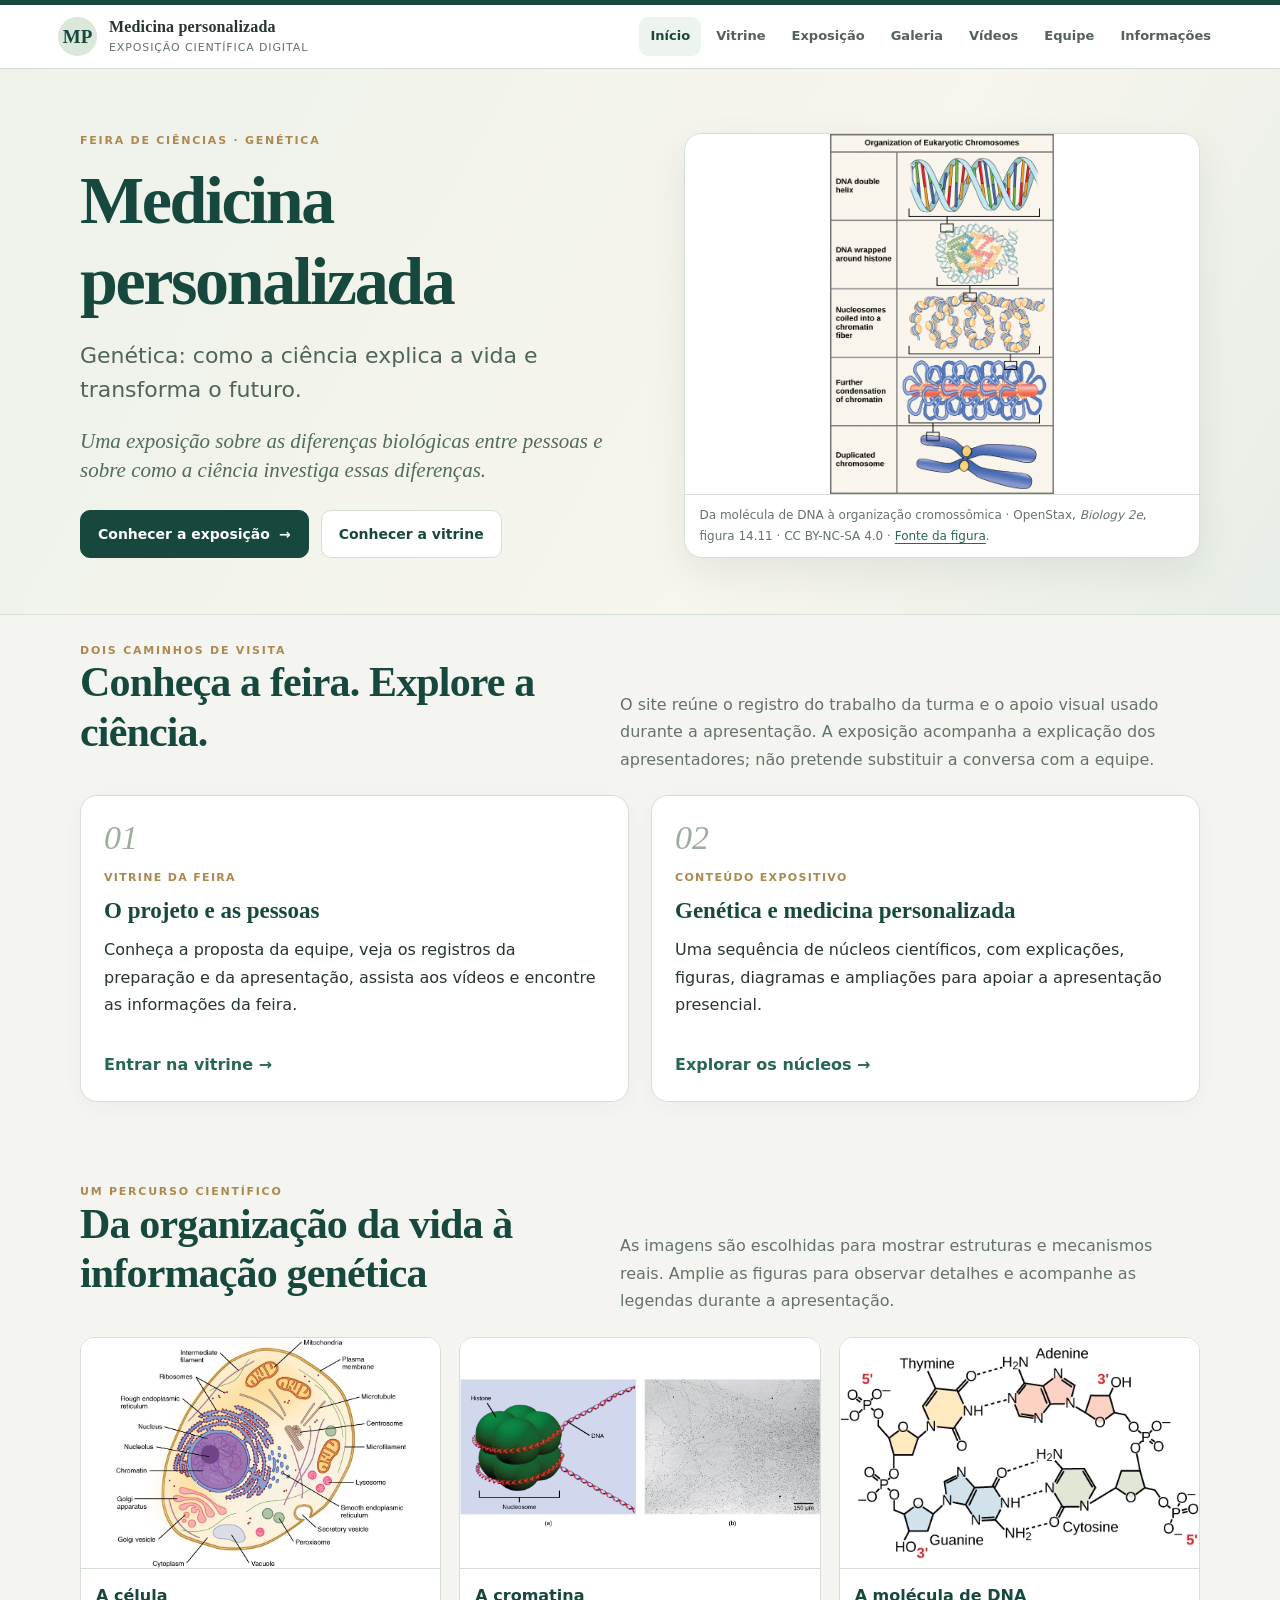
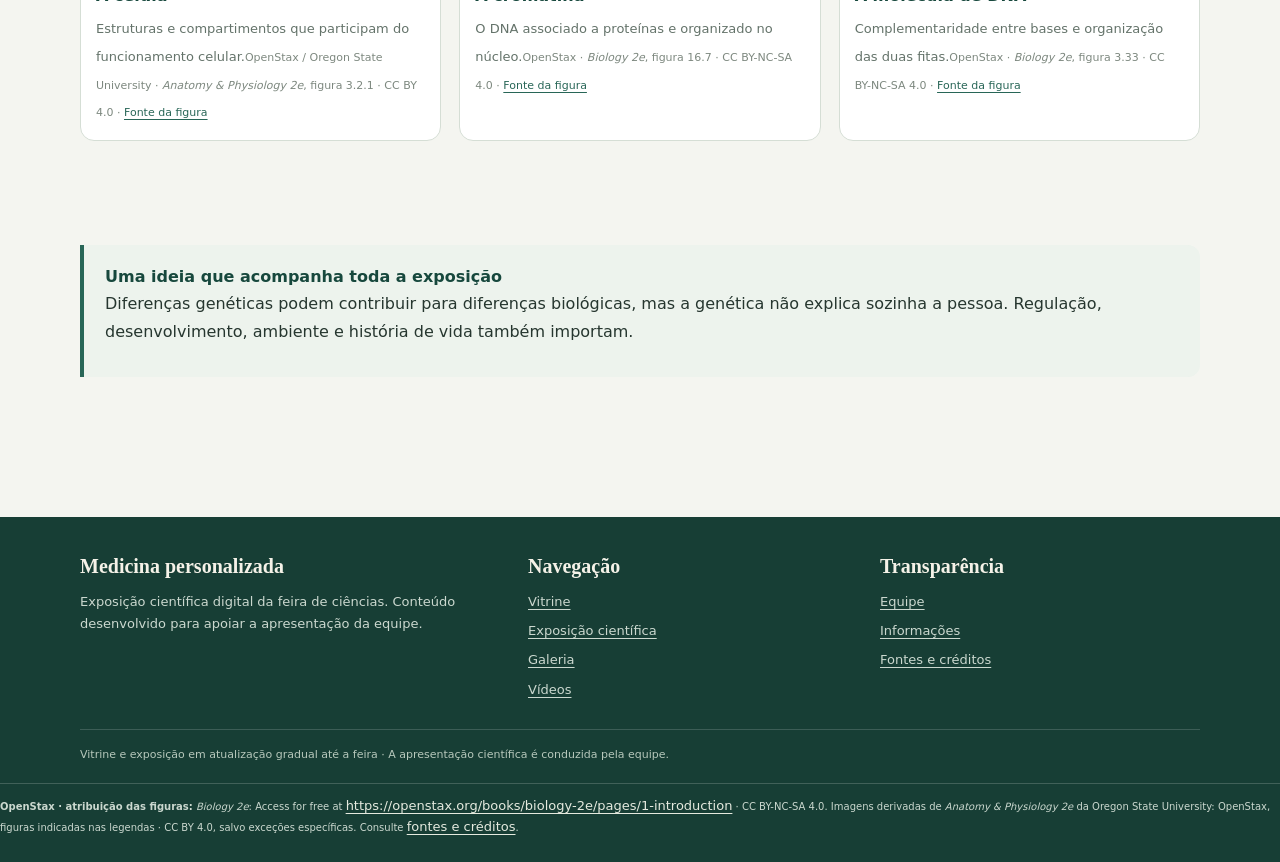
<file: index.html>
<!doctype html><html lang="pt-BR"><head><meta charset="utf-8"><meta name="viewport" content="width=device-width,initial-scale=1"><meta name="description" content="Exposição científica digital da feira de ciências: genética e medicina personalizada."><meta name="theme-color" content="#f7f6f1"><meta property="og:type" content="website"><meta property="og:title" content="Medicina personalizada · Feira de Ciências"><meta property="og:description" content="Genética: como a ciência explica a vida e transforma o futuro."><title>Medicina personalizada · Feira de Ciências</title><link rel="stylesheet" href="assets/css/site.css"></head><body data-page="inicio"><div class="topline"></div><a class="skip-link" href="#conteudo">Pular para o conteúdo</a>
<header class="site-header"><div class="header-inner"><a class="brand" href="index.html"><span class="brand-mark">MP</span><span class="brand-name">Medicina personalizada<span class="brand-sub">Exposição científica digital</span></span></a><button class="menu-toggle" aria-expanded="false" aria-label="Abrir navegação">Menu</button><nav class="main-nav" aria-label="Navegação principal"><a data-page="inicio" href="index.html">Início</a><a data-page="vitrine" href="pages/vitrine.html">Vitrine</a><a data-page="exposicao" href="exposicao/index.html">Exposição</a><a data-page="galeria" href="pages/galeria.html">Galeria</a><a data-page="videos" href="pages/videos.html">Vídeos</a><a data-page="equipe" href="pages/equipe.html">Equipe</a><a data-page="informacoes" href="pages/informacoes.html">Informações</a></nav></div></header><div data-reading-progress style="position:fixed;z-index:50;top:0;left:0;height:3px;background:#ad8951;width:0"></div>
<main id="conteudo">
<section class="hero"><div class="container hero-grid"><div class="hero-copy"><div class="eyebrow">Feira de ciências · genética</div><h1>Medicina<br>personalizada</h1><p class="lead">Genética: como a ciência explica a vida e transforma o futuro.</p><p class="theme-line">Uma exposição sobre as diferenças biológicas entre pessoas e sobre como a ciência investiga essas diferenças.</p><div class="button-row"><a class="button" href="exposicao/index.html">Conhecer a exposição <span aria-hidden="true">→</span></a><a class="button secondary" href="pages/vitrine.html">Conhecer a vitrine</a></div></div><figure class="hero-figure"><img src="assets/images/organizacao-cromossomo-openstax.webp" alt="Esquema científico da organização do DNA em cromatina e cromossomos"><figcaption>Da molécula de DNA à organização cromossômica · OpenStax, <em>Biology 2e</em>, figura 14.11 · CC BY-NC-SA 4.0 · <a href="https://openstax.org/books/biology-2e/pages/14-2-dna-structure-and-sequencing" target="_blank" rel="noopener">Fonte da figura</a>.</figcaption></figure></div></section>
<section class="section container"><div class="section-head"><div><div class="eyebrow">Dois caminhos de visita</div><h2>Conheça a feira. Explore a ciência.</h2></div><p>O site reúne o registro do trabalho da turma e o apoio visual usado durante a apresentação. A exposição acompanha a explicação dos apresentadores; não pretende substituir a conversa com a equipe.</p></div><div class="grid-2"><article class="card feature-card"><div class="feature-number">01</div><div class="card-kicker">Vitrine da feira</div><h3>O projeto e as pessoas</h3><p>Conheça a proposta da equipe, veja os registros da preparação e da apresentação, assista aos vídeos e encontre as informações da feira.</p><a class="card-link" href="pages/vitrine.html">Entrar na vitrine →</a></article><article class="card feature-card"><div class="feature-number">02</div><div class="card-kicker">Conteúdo expositivo</div><h3>Genética e medicina personalizada</h3><p>Uma sequência de núcleos científicos, com explicações, figuras, diagramas e ampliações para apoiar a apresentação presencial.</p><a class="card-link" href="exposicao/index.html">Explorar os núcleos →</a></article></div></section>
<section class="section container"><div class="section-head"><div><div class="eyebrow">Um percurso científico</div><h2>Da organização da vida à informação genética</h2></div><p>As imagens são escolhidas para mostrar estruturas e mecanismos reais. Amplie as figuras para observar detalhes e acompanhe as legendas durante a apresentação.</p></div><div class="grid-3"><figure class="image-card"><button class="image-button" data-image-open="assets/images/celula-humana-openstax.jpg" data-alt="Diagrama de uma célula humana com organelas" data-caption="Célula humana: ilustração esquemática com compartimentos e organelas. OpenStax / Oregon State University."><img src="assets/images/celula-humana-openstax.jpg" alt="Diagrama de uma célula humana com organelas" loading="lazy"></button><figcaption><span class="fig-title">A célula</span><span class="fig-note">Estruturas e compartimentos que participam do funcionamento celular.</span><span class="fig-credit">OpenStax / Oregon State University · <em>Anatomy &amp; Physiology 2e</em>, figura 3.2.1 · CC BY 4.0 · <a href="https://open.oregonstate.education/anatomy2e/chapter/cytoplasm-and-cellular-organelles/" target="_blank" rel="noopener">Fonte da figura</a></span></figcaption></figure><figure class="image-card"><button class="image-button" data-image-open="assets/images/nucleossomo-openstax.webp" data-alt="Ilustração de DNA associado a histonas e micrografia de nucleossomos" data-caption="Nucleossomo: DNA associado a histonas. OpenStax, Biology 2e, figura 16.7."><img src="assets/images/nucleossomo-openstax.webp" alt="DNA associado a histonas formando nucleossomos" loading="lazy"></button><figcaption><span class="fig-title">A cromatina</span><span class="fig-note">O DNA associado a proteínas e organizado no núcleo.</span><span class="fig-credit">OpenStax · <em>Biology 2e</em>, figura 16.7 · CC BY-NC-SA 4.0 · <a href="https://openstax.org/books/biology-2e/pages/16-3-eukaryotic-epigenetic-gene-regulation" target="_blank" rel="noopener">Fonte da figura</a></span></figcaption></figure><figure class="image-card"><button class="image-button" data-image-open="assets/images/pareamento-bases-openstax.webp" data-alt="Diagrama químico do pareamento adenina-timina e guanina-citosina" data-caption="Fitas antiparalelas e complementaridade de bases. OpenStax, Biology 2e, figura 3.33."><img src="assets/images/pareamento-bases-openstax.webp" alt="Pareamento de bases no DNA" loading="lazy"></button><figcaption><span class="fig-title">A molécula de DNA</span><span class="fig-note">Complementaridade entre bases e organização das duas fitas.</span><span class="fig-credit">OpenStax · <em>Biology 2e</em>, figura 3.33 · CC BY-NC-SA 4.0 · <a href="https://openstax.org/books/biology-2e/pages/3-5-nucleic-acids" target="_blank" rel="noopener">Fonte da figura</a></span></figcaption></figure></div></section>
<section class="section container"><div class="callout"><strong>Uma ideia que acompanha toda a exposição</strong><p>Diferenças genéticas podem contribuir para diferenças biológicas, mas a genética não explica sozinha a pessoa. Regulação, desenvolvimento, ambiente e história de vida também importam.</p></div></section>
</main>
<footer class="site-footer"><div class="container"><div class="footer-grid"><div><h3>Medicina personalizada</h3><p>Exposição científica digital da feira de ciências. Conteúdo desenvolvido para apoiar a apresentação da equipe.</p></div><div><h3>Navegação</h3><div class="footer-links"><a href="pages/vitrine.html">Vitrine</a><a href="exposicao/index.html">Exposição científica</a><a href="pages/galeria.html">Galeria</a><a href="pages/videos.html">Vídeos</a></div></div><div><h3>Transparência</h3><div class="footer-links"><a href="pages/equipe.html">Equipe</a><a href="pages/informacoes.html">Informações</a><a href="pages/referencias.html">Fontes e créditos</a></div></div></div><div class="footer-bottom">Vitrine e exposição em atualização gradual até a feira · A apresentação científica é conduzida pela equipe.</div></div><div class="openstax-attribution"><strong>OpenStax · atribuição das figuras:</strong> <em>Biology 2e</em>: Access for free at <a href="https://openstax.org/books/biology-2e/pages/1-introduction" target="_blank" rel="noopener">https://openstax.org/books/biology-2e/pages/1-introduction</a> · CC BY-NC-SA 4.0. Imagens derivadas de <em>Anatomy &amp; Physiology 2e</em> da Oregon State University: OpenStax, figuras indicadas nas legendas · CC BY 4.0, salvo exceções específicas. Consulte <a href="pages/referencias.html">fontes e créditos</a>.</div></footer>
<div class="lightbox" aria-hidden="true" role="dialog" aria-modal="true" aria-label="Visualizador de imagem"><div class="lightbox-inner"><div class="lightbox-top"><span>Figura ampliada · use os controles, a roda do mouse ou o toque para ampliar</span><div class="lightbox-actions"><button type="button" data-zoom-out aria-label="Diminuir ampliação">−</button><button type="button" data-zoom-reset>Enquadrar</button><button type="button" data-zoom-one>100%</button><button type="button" data-zoom-in aria-label="Aumentar ampliação">+</button><button type="button" data-fullscreen>Tela cheia</button><button data-close-lightbox type="button">Fechar ×</button></div></div><div class="lightbox-image-wrap"><img alt="Figura ampliada"></div><p class="lightbox-caption"></p></div></div>
<script src="assets/js/site.js"></script></body></html>
</file>
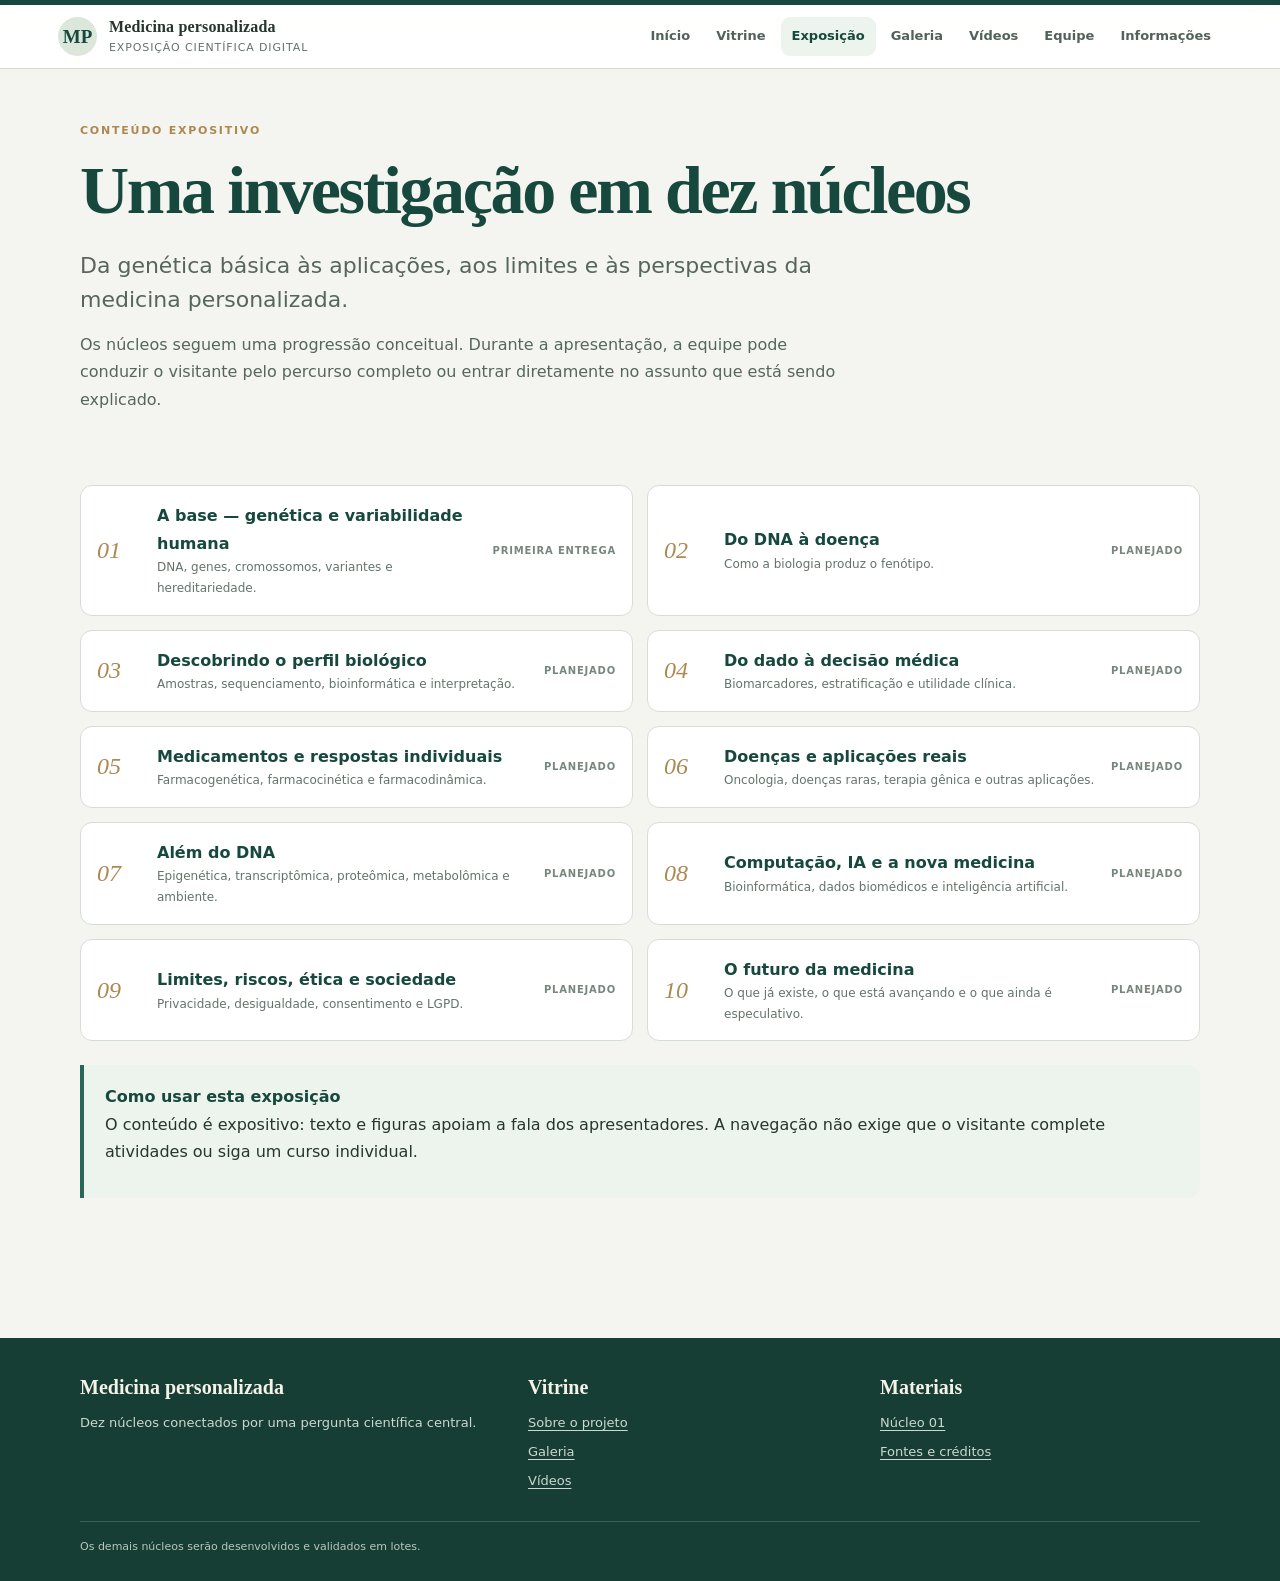
<file: exposicao/index.html>
<!doctype html><html lang="pt-BR"><head><meta charset="utf-8"><meta name="viewport" content="width=device-width,initial-scale=1"><title>Exposição científica · Medicina personalizada</title><link rel="stylesheet" href="../assets/css/site.css"></head><body data-page="exposicao"><div class="topline"></div><a class="skip-link" href="#conteudo">Pular para o conteúdo</a><header class="site-header"><div class="header-inner"><a class="brand" href="../index.html"><span class="brand-mark">MP</span><span class="brand-name">Medicina personalizada<span class="brand-sub">Exposição científica digital</span></span></a><button class="menu-toggle" aria-expanded="false">Menu</button><nav class="main-nav" aria-label="Navegação principal"><a data-page="inicio" href="../index.html">Início</a><a data-page="vitrine" href="../pages/vitrine.html">Vitrine</a><a data-page="exposicao" href="index.html">Exposição</a><a data-page="galeria" href="../pages/galeria.html">Galeria</a><a data-page="videos" href="../pages/videos.html">Vídeos</a><a data-page="equipe" href="../pages/equipe.html">Equipe</a><a data-page="informacoes" href="../pages/informacoes.html">Informações</a></nav></div></header><main id="conteudo"><section class="page-intro container"><div class="eyebrow">Conteúdo expositivo</div><h1>Uma investigação em dez núcleos</h1><p class="lead">Da genética básica às aplicações, aos limites e às perspectivas da medicina personalizada.</p><p>Os núcleos seguem uma progressão conceitual. Durante a apresentação, a equipe pode conduzir o visitante pelo percurso completo ou entrar diretamente no assunto que está sendo explicado.</p></section><section class="section container"><div class="chapter-list">
<a class="chapter-item" href="nucleos/nucleo-01.html"><span class="num">01</span><span><strong>A base — genética e variabilidade humana</strong><small>DNA, genes, cromossomos, variantes e hereditariedade.</small></span><span class="status">Primeira entrega</span></a>
<div class="chapter-item"><span class="num">02</span><span><strong>Do DNA à doença</strong><small>Como a biologia produz o fenótipo.</small></span><span class="status">Planejado</span></div>
<div class="chapter-item"><span class="num">03</span><span><strong>Descobrindo o perfil biológico</strong><small>Amostras, sequenciamento, bioinformática e interpretação.</small></span><span class="status">Planejado</span></div>
<div class="chapter-item"><span class="num">04</span><span><strong>Do dado à decisão médica</strong><small>Biomarcadores, estratificação e utilidade clínica.</small></span><span class="status">Planejado</span></div>
<div class="chapter-item"><span class="num">05</span><span><strong>Medicamentos e respostas individuais</strong><small>Farmacogenética, farmacocinética e farmacodinâmica.</small></span><span class="status">Planejado</span></div>
<div class="chapter-item"><span class="num">06</span><span><strong>Doenças e aplicações reais</strong><small>Oncologia, doenças raras, terapia gênica e outras aplicações.</small></span><span class="status">Planejado</span></div>
<div class="chapter-item"><span class="num">07</span><span><strong>Além do DNA</strong><small>Epigenética, transcriptômica, proteômica, metabolômica e ambiente.</small></span><span class="status">Planejado</span></div>
<div class="chapter-item"><span class="num">08</span><span><strong>Computação, IA e a nova medicina</strong><small>Bioinformática, dados biomédicos e inteligência artificial.</small></span><span class="status">Planejado</span></div>
<div class="chapter-item"><span class="num">09</span><span><strong>Limites, riscos, ética e sociedade</strong><small>Privacidade, desigualdade, consentimento e LGPD.</small></span><span class="status">Planejado</span></div>
<div class="chapter-item"><span class="num">10</span><span><strong>O futuro da medicina</strong><small>O que já existe, o que está avançando e o que ainda é especulativo.</small></span><span class="status">Planejado</span></div>
</div><div class="callout" style="margin-top:24px"><strong>Como usar esta exposição</strong><p>O conteúdo é expositivo: texto e figuras apoiam a fala dos apresentadores. A navegação não exige que o visitante complete atividades ou siga um curso individual.</p></div></section></main><footer class="site-footer"><div class="container"><div class="footer-grid"><div><h3>Medicina personalizada</h3><p>Dez núcleos conectados por uma pergunta científica central.</p></div><div><h3>Vitrine</h3><div class="footer-links"><a href="../pages/feira.html">Sobre o projeto</a><a href="../pages/galeria.html">Galeria</a><a href="../pages/videos.html">Vídeos</a></div></div><div><h3>Materiais</h3><div class="footer-links"><a href="nucleos/nucleo-01.html">Núcleo 01</a><a href="../pages/referencias.html">Fontes e créditos</a></div></div></div><div class="footer-bottom">Os demais núcleos serão desenvolvidos e validados em lotes.</div></div></footer><script src="../assets/js/site.js"></script></body></html>
</file>
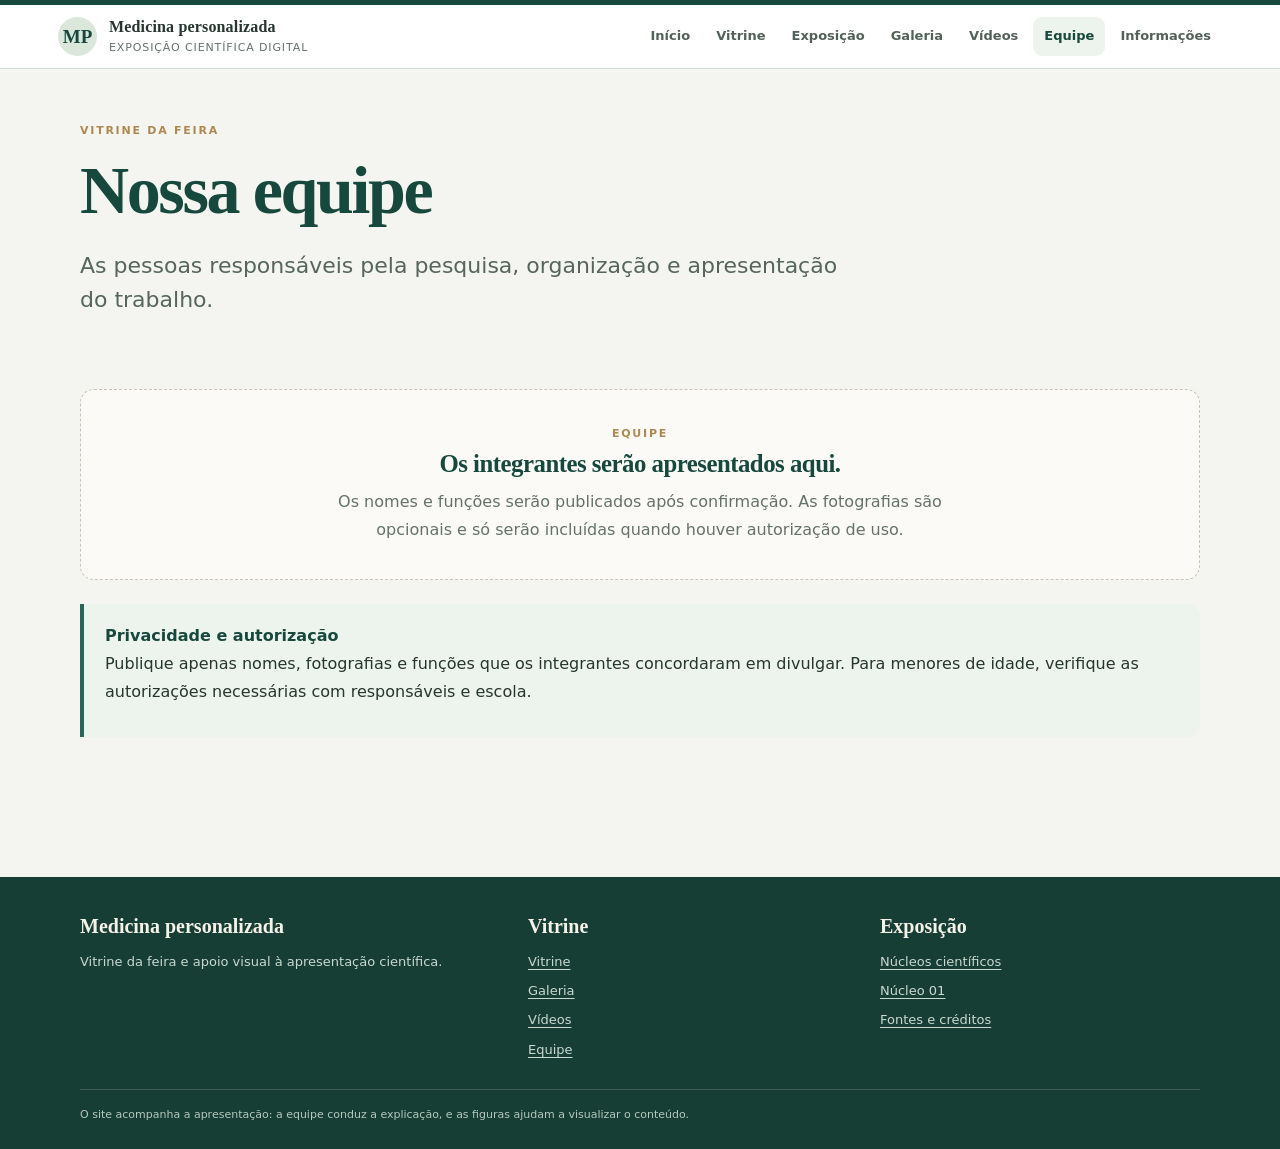
<file: pages/equipe.html>
<!doctype html><html lang="pt-BR"><head><meta charset="utf-8"><meta name="viewport" content="width=device-width,initial-scale=1"><meta name="description" content="Integrantes da equipe da feira de ciências."><title>Equipe · Medicina personalizada</title><link rel="stylesheet" href="../assets/css/site.css"></head><body data-page="equipe"><div class="topline"></div><a class="skip-link" href="#conteudo">Pular para o conteúdo</a>
<header class="site-header"><div class="header-inner"><a class="brand" href="../index.html"><span class="brand-mark">MP</span><span class="brand-name">Medicina personalizada<span class="brand-sub">Exposição científica digital</span></span></a><button class="menu-toggle" type="button" aria-expanded="false" aria-label="Abrir navegação">Menu</button><nav class="main-nav" aria-label="Navegação principal"><a data-page="inicio" href="../index.html">Início</a><a data-page="vitrine" href="vitrine.html">Vitrine</a><a data-page="exposicao" href="../exposicao/index.html">Exposição</a><a data-page="galeria" href="galeria.html">Galeria</a><a data-page="videos" href="videos.html">Vídeos</a><a data-page="equipe" href="equipe.html">Equipe</a><a data-page="informacoes" href="informacoes.html">Informações</a></nav></div></header><main id="conteudo"><section class="page-intro container"><div class="eyebrow">Vitrine da feira</div><h1>Nossa equipe</h1><p class="lead">As pessoas responsáveis pela pesquisa, organização e apresentação do trabalho.</p></section><section class="section container"><div class="media-grid team-grid" data-team-grid></div><div class="empty-state" data-team-empty><div class="eyebrow">Equipe</div><h2>Os integrantes serão apresentados aqui.</h2><p>Os nomes e funções serão publicados após confirmação. As fotografias são opcionais e só serão incluídas quando houver autorização de uso.</p></div><div class="callout" style="margin-top:24px"><strong>Privacidade e autorização</strong><p>Publique apenas nomes, fotografias e funções que os integrantes concordaram em divulgar. Para menores de idade, verifique as autorizações necessárias com responsáveis e escola.</p></div></section></main><footer class="site-footer"><div class="container"><div class="footer-grid"><div><h3>Medicina personalizada</h3><p>Vitrine da feira e apoio visual à apresentação científica.</p></div><div><h3>Vitrine</h3><div class="footer-links"><a href="vitrine.html">Vitrine</a><a href="galeria.html">Galeria</a><a href="videos.html">Vídeos</a><a href="equipe.html">Equipe</a></div></div><div><h3>Exposição</h3><div class="footer-links"><a href="../exposicao/index.html">Núcleos científicos</a><a href="../exposicao/nucleos/nucleo-01.html">Núcleo 01</a><a href="referencias.html">Fontes e créditos</a></div></div></div><div class="footer-bottom">O site acompanha a apresentação: a equipe conduz a explicação, e as figuras ajudam a visualizar o conteúdo.</div></div></footer><script src="../assets/js/site.js"></script><script src="../assets/js/media-catalog.js"></script></body></html>
</file>
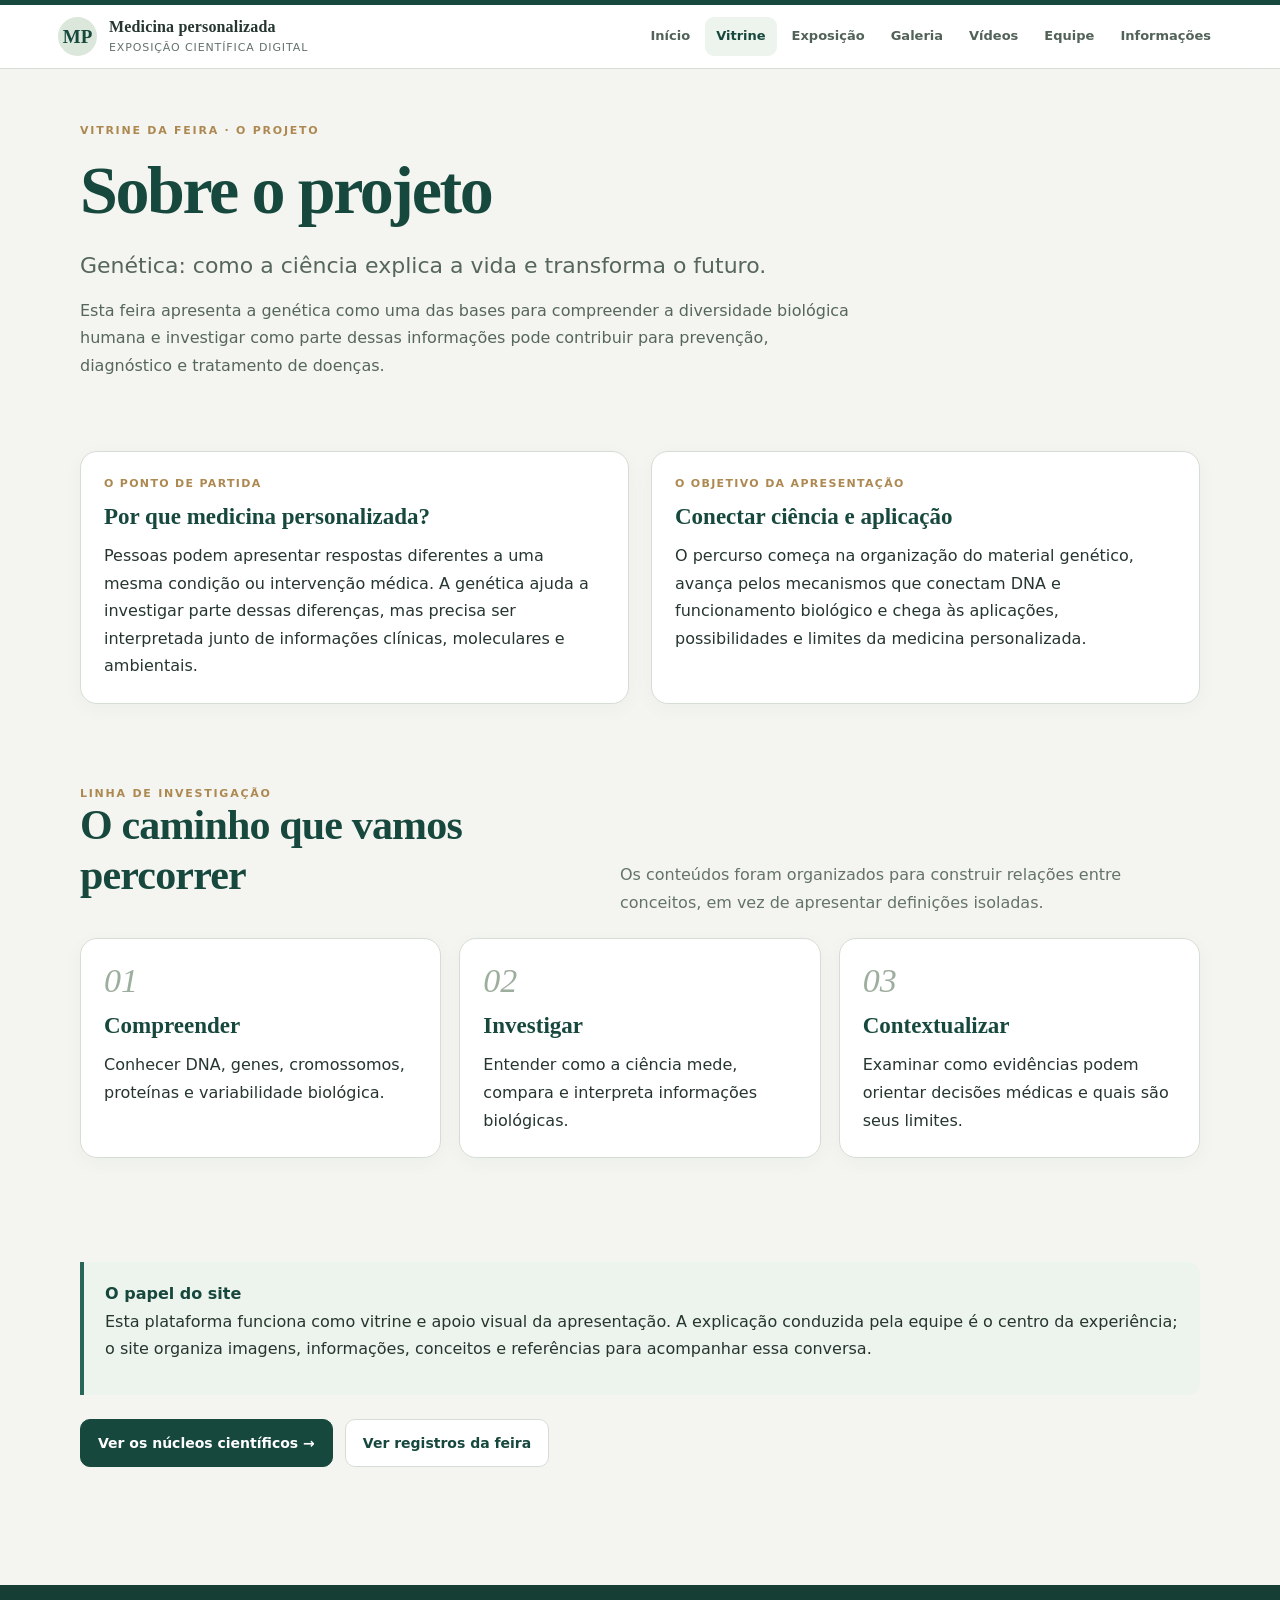
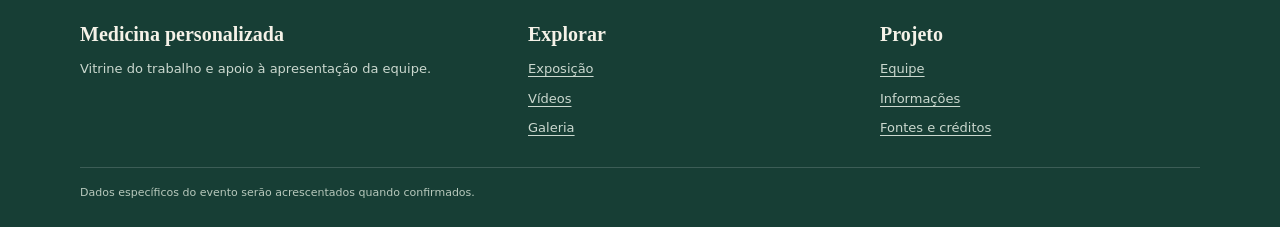
<file: pages/feira.html>
<!doctype html><html lang="pt-BR"><head><meta charset="utf-8"><meta name="viewport" content="width=device-width,initial-scale=1"><title>Sobre o projeto · Medicina personalizada</title><link rel="stylesheet" href="../assets/css/site.css"></head><body data-page="vitrine"><div class="topline"></div><a class="skip-link" href="#conteudo">Pular para o conteúdo</a><header class="site-header"><div class="header-inner"><a class="brand" href="../index.html"><span class="brand-mark">MP</span><span class="brand-name">Medicina personalizada<span class="brand-sub">Exposição científica digital</span></span></a><button class="menu-toggle" aria-expanded="false">Menu</button><nav class="main-nav" aria-label="Navegação principal"><a data-page="inicio" href="../index.html">Início</a><a data-page="vitrine" href="vitrine.html">Vitrine</a><a data-page="exposicao" href="../exposicao/index.html">Exposição</a><a data-page="galeria" href="galeria.html">Galeria</a><a data-page="videos" href="videos.html">Vídeos</a><a data-page="equipe" href="equipe.html">Equipe</a><a data-page="informacoes" href="informacoes.html">Informações</a></nav></div></header><main id="conteudo"><section class="page-intro container"><div class="eyebrow">Vitrine da feira · O projeto</div><h1>Sobre o projeto</h1><p class="lead">Genética: como a ciência explica a vida e transforma o futuro.</p><p>Esta feira apresenta a genética como uma das bases para compreender a diversidade biológica humana e investigar como parte dessas informações pode contribuir para prevenção, diagnóstico e tratamento de doenças.</p></section>
<section class="section container"><div class="grid-2"><article class="card"><div class="card-kicker">O ponto de partida</div><h3>Por que medicina personalizada?</h3><p>Pessoas podem apresentar respostas diferentes a uma mesma condição ou intervenção médica. A genética ajuda a investigar parte dessas diferenças, mas precisa ser interpretada junto de informações clínicas, moleculares e ambientais.</p></article><article class="card"><div class="card-kicker">O objetivo da apresentação</div><h3>Conectar ciência e aplicação</h3><p>O percurso começa na organização do material genético, avança pelos mecanismos que conectam DNA e funcionamento biológico e chega às aplicações, possibilidades e limites da medicina personalizada.</p></article></div></section>
<section class="section container"><div class="section-head"><div><div class="eyebrow">Linha de investigação</div><h2>O caminho que vamos percorrer</h2></div><p>Os conteúdos foram organizados para construir relações entre conceitos, em vez de apresentar definições isoladas.</p></div><div class="grid-3"><article class="card"><div class="feature-number">01</div><h3>Compreender</h3><p>Conhecer DNA, genes, cromossomos, proteínas e variabilidade biológica.</p></article><article class="card"><div class="feature-number">02</div><h3>Investigar</h3><p>Entender como a ciência mede, compara e interpreta informações biológicas.</p></article><article class="card"><div class="feature-number">03</div><h3>Contextualizar</h3><p>Examinar como evidências podem orientar decisões médicas e quais são seus limites.</p></article></div></section>
<section class="section container"><div class="callout"><strong>O papel do site</strong><p>Esta plataforma funciona como vitrine e apoio visual da apresentação. A explicação conduzida pela equipe é o centro da experiência; o site organiza imagens, informações, conceitos e referências para acompanhar essa conversa.</p></div><div class="button-row"><a class="button" href="../exposicao/index.html">Ver os núcleos científicos →</a><a class="button secondary" href="galeria.html">Ver registros da feira</a></div></section></main><footer class="site-footer"><div class="container"><div class="footer-grid"><div><h3>Medicina personalizada</h3><p>Vitrine do trabalho e apoio à apresentação da equipe.</p></div><div><h3>Explorar</h3><div class="footer-links"><a href="../exposicao/index.html">Exposição</a><a href="videos.html">Vídeos</a><a href="galeria.html">Galeria</a></div></div><div><h3>Projeto</h3><div class="footer-links"><a href="equipe.html">Equipe</a><a href="informacoes.html">Informações</a><a href="referencias.html">Fontes e créditos</a></div></div></div><div class="footer-bottom">Dados específicos do evento serão acrescentados quando confirmados.</div></div></footer><script src="../assets/js/site.js"></script></body></html>
</file>
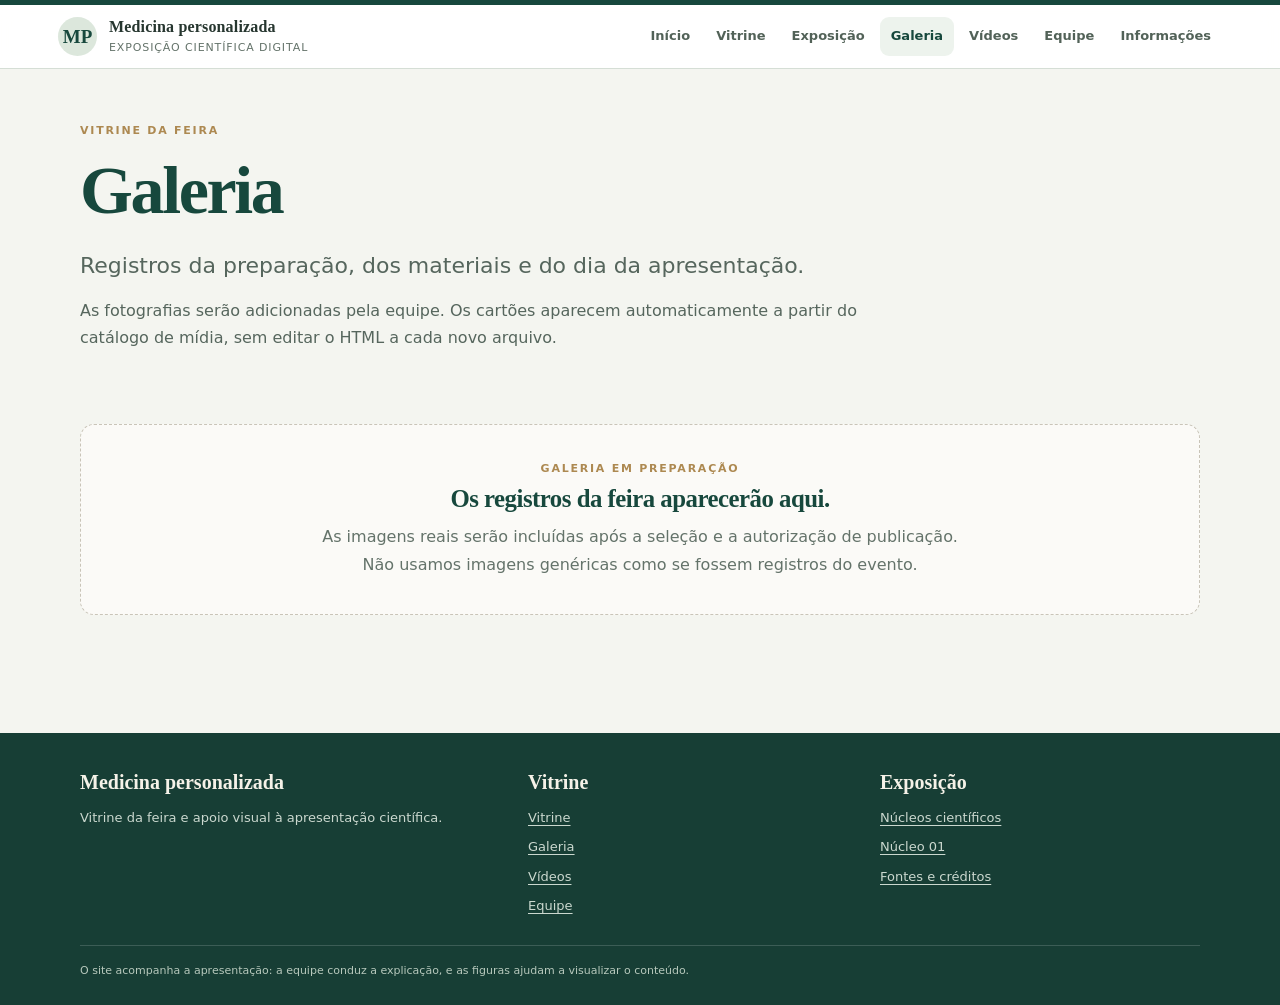
<file: pages/galeria.html>
<!doctype html>
<html lang="pt-BR"><head><meta charset="utf-8"><meta name="viewport" content="width=device-width,initial-scale=1"><meta name="description" content="Registros fotográficos da feira de ciências sobre medicina personalizada."><title>Galeria · Medicina personalizada</title><link rel="stylesheet" href="../assets/css/site.css"></head>
<body data-page="galeria"><div class="topline"></div><a class="skip-link" href="#conteudo">Pular para o conteúdo</a>
<header class="site-header"><div class="header-inner"><a class="brand" href="../index.html"><span class="brand-mark">MP</span><span class="brand-name">Medicina personalizada<span class="brand-sub">Exposição científica digital</span></span></a><button class="menu-toggle" type="button" aria-expanded="false" aria-label="Abrir navegação">Menu</button><nav class="main-nav" aria-label="Navegação principal"><a data-page="inicio" href="../index.html">Início</a><a data-page="vitrine" href="vitrine.html">Vitrine</a><a data-page="exposicao" href="../exposicao/index.html">Exposição</a><a data-page="galeria" href="galeria.html">Galeria</a><a data-page="videos" href="videos.html">Vídeos</a><a data-page="equipe" href="equipe.html">Equipe</a><a data-page="informacoes" href="informacoes.html">Informações</a></nav></div></header>
<main id="conteudo"><section class="page-intro container"><div class="eyebrow">Vitrine da feira</div><h1>Galeria</h1><p class="lead">Registros da preparação, dos materiais e do dia da apresentação.</p><p>As fotografias serão adicionadas pela equipe. Os cartões aparecem automaticamente a partir do catálogo de mídia, sem editar o HTML a cada novo arquivo.</p></section>
<section class="section container"><div class="media-grid" data-gallery-grid aria-live="polite"></div><div class="empty-state" data-gallery-empty><div class="eyebrow">Galeria em preparação</div><h2>Os registros da feira aparecerão aqui.</h2><p>As imagens reais serão incluídas após a seleção e a autorização de publicação. Não usamos imagens genéricas como se fossem registros do evento.</p></div><noscript><p class="callout">Ative o JavaScript para carregar a galeria.</p></noscript></section></main>
<footer class="site-footer"><div class="container"><div class="footer-grid"><div><h3>Medicina personalizada</h3><p>Vitrine da feira e apoio visual à apresentação científica.</p></div><div><h3>Vitrine</h3><div class="footer-links"><a href="vitrine.html">Vitrine</a><a href="galeria.html">Galeria</a><a href="videos.html">Vídeos</a><a href="equipe.html">Equipe</a></div></div><div><h3>Exposição</h3><div class="footer-links"><a href="../exposicao/index.html">Núcleos científicos</a><a href="../exposicao/nucleos/nucleo-01.html">Núcleo 01</a><a href="referencias.html">Fontes e créditos</a></div></div></div><div class="footer-bottom">O site acompanha a apresentação: a equipe conduz a explicação, e as figuras ajudam a visualizar o conteúdo.</div></div></footer><div class="lightbox" aria-hidden="true" role="dialog" aria-modal="true" aria-label="Visualizador de imagem"><div class="lightbox-inner"><div class="lightbox-top"><span>Figura ampliada · use os controles, a roda do mouse ou o toque para ampliar</span><div class="lightbox-actions"><button type="button" data-zoom-out aria-label="Diminuir ampliação">−</button><button type="button" data-zoom-reset>Enquadrar</button><button type="button" data-zoom-one>100%</button><button type="button" data-zoom-in aria-label="Aumentar ampliação">+</button><button type="button" data-fullscreen>Tela cheia</button><button data-close-lightbox type="button">Fechar ×</button></div></div><div class="lightbox-image-wrap"><img alt="Figura ampliada"></div><p class="lightbox-caption"></p></div></div><script src="../assets/js/site.js"></script><script src="../assets/js/media-catalog.js"></script></body></html>
</file>
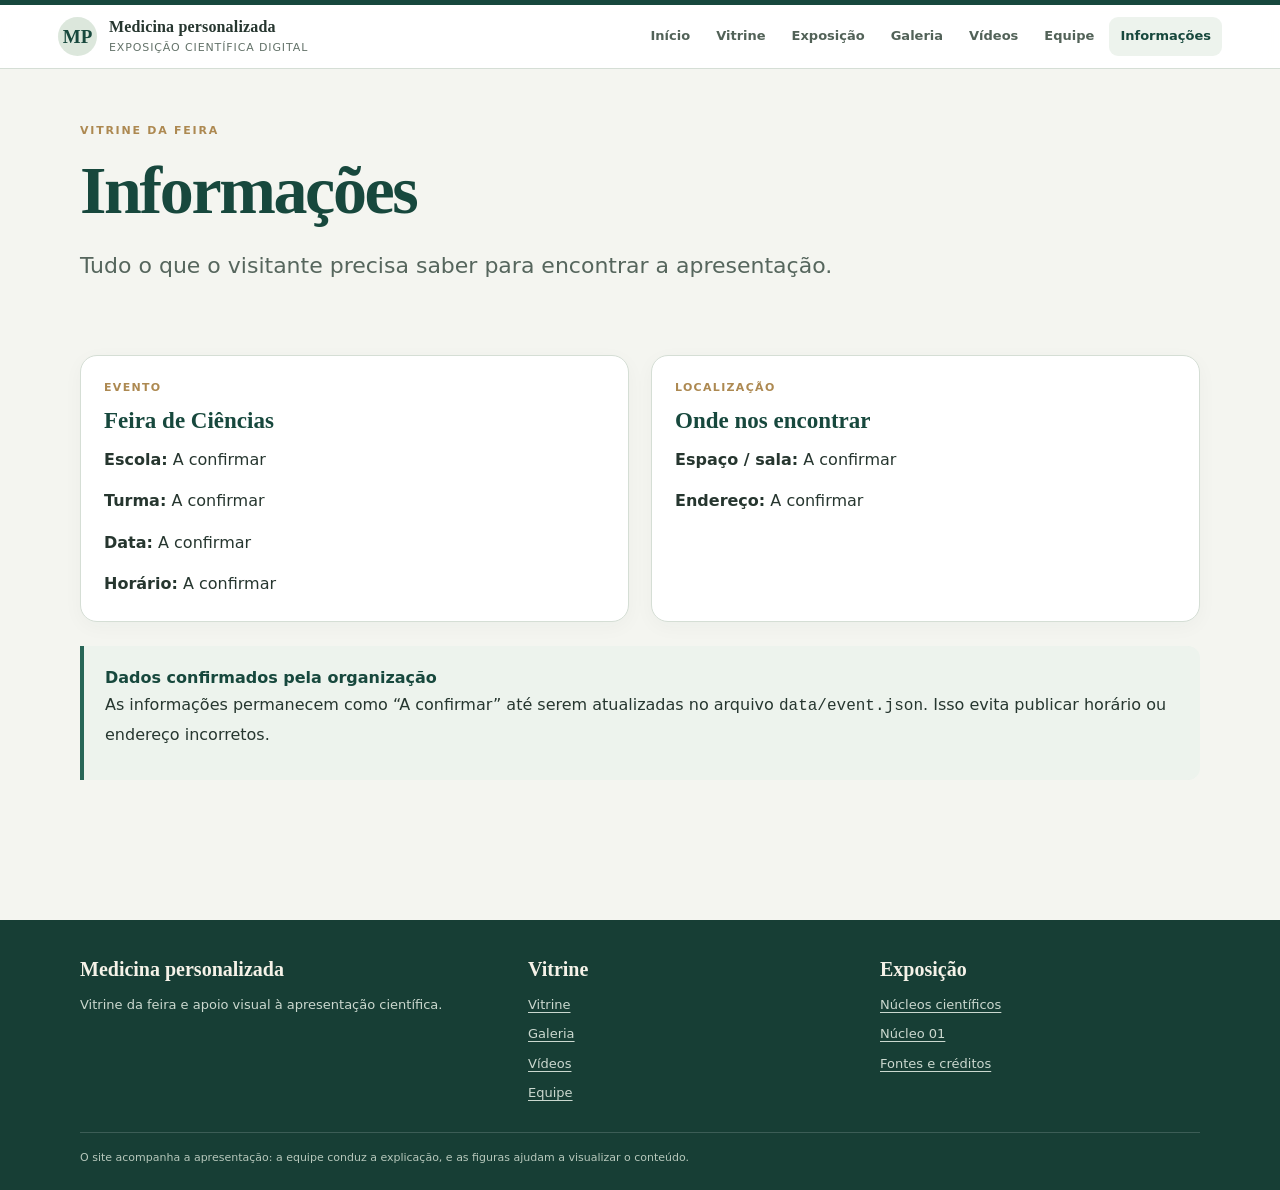
<file: pages/informacoes.html>
<!doctype html><html lang="pt-BR"><head><meta charset="utf-8"><meta name="viewport" content="width=device-width,initial-scale=1"><meta name="description" content="Data, horário e local da apresentação da feira de ciências."><title>Informações da feira · Medicina personalizada</title><link rel="stylesheet" href="../assets/css/site.css"></head><body data-page="informacoes"><div class="topline"></div><a class="skip-link" href="#conteudo">Pular para o conteúdo</a>
<header class="site-header"><div class="header-inner"><a class="brand" href="../index.html"><span class="brand-mark">MP</span><span class="brand-name">Medicina personalizada<span class="brand-sub">Exposição científica digital</span></span></a><button class="menu-toggle" type="button" aria-expanded="false" aria-label="Abrir navegação">Menu</button><nav class="main-nav" aria-label="Navegação principal"><a data-page="inicio" href="../index.html">Início</a><a data-page="vitrine" href="vitrine.html">Vitrine</a><a data-page="exposicao" href="../exposicao/index.html">Exposição</a><a data-page="galeria" href="galeria.html">Galeria</a><a data-page="videos" href="videos.html">Vídeos</a><a data-page="equipe" href="equipe.html">Equipe</a><a data-page="informacoes" href="informacoes.html">Informações</a></nav></div></header><main id="conteudo"><section class="page-intro container"><div class="eyebrow">Vitrine da feira</div><h1>Informações</h1><p class="lead">Tudo o que o visitante precisa saber para encontrar a apresentação.</p></section><section class="section container"><div class="grid-2"><article class="card"><div class="card-kicker">Evento</div><h3 data-event-name>Feira de Ciências</h3><p><strong>Escola:</strong> <span data-event-field="school">A confirmar</span></p><p><strong>Turma:</strong> <span data-event-field="class">A confirmar</span></p><p><strong>Data:</strong> <span data-event-field="date">A confirmar</span></p><p><strong>Horário:</strong> <span data-event-field="time">A confirmar</span></p></article><article class="card"><div class="card-kicker">Localização</div><h3>Onde nos encontrar</h3><p><strong>Espaço / sala:</strong> <span data-event-field="location">A confirmar</span></p><p><strong>Endereço:</strong> <span data-event-field="address">A confirmar</span></p><p data-map-wrap hidden><a class="button secondary" data-map-link href="#" target="_blank" rel="noopener">Abrir localização</a></p></article></div><div class="callout" style="margin-top:24px"><strong>Dados confirmados pela organização</strong><p>As informações permanecem como “A confirmar” até serem atualizadas no arquivo <code>data/event.json</code>. Isso evita publicar horário ou endereço incorretos.</p></div></section></main><footer class="site-footer"><div class="container"><div class="footer-grid"><div><h3>Medicina personalizada</h3><p>Vitrine da feira e apoio visual à apresentação científica.</p></div><div><h3>Vitrine</h3><div class="footer-links"><a href="vitrine.html">Vitrine</a><a href="galeria.html">Galeria</a><a href="videos.html">Vídeos</a><a href="equipe.html">Equipe</a></div></div><div><h3>Exposição</h3><div class="footer-links"><a href="../exposicao/index.html">Núcleos científicos</a><a href="../exposicao/nucleos/nucleo-01.html">Núcleo 01</a><a href="referencias.html">Fontes e créditos</a></div></div></div><div class="footer-bottom">O site acompanha a apresentação: a equipe conduz a explicação, e as figuras ajudam a visualizar o conteúdo.</div></div></footer><script src="../assets/js/site.js"></script><script src="../assets/js/media-catalog.js"></script></body></html>
</file>
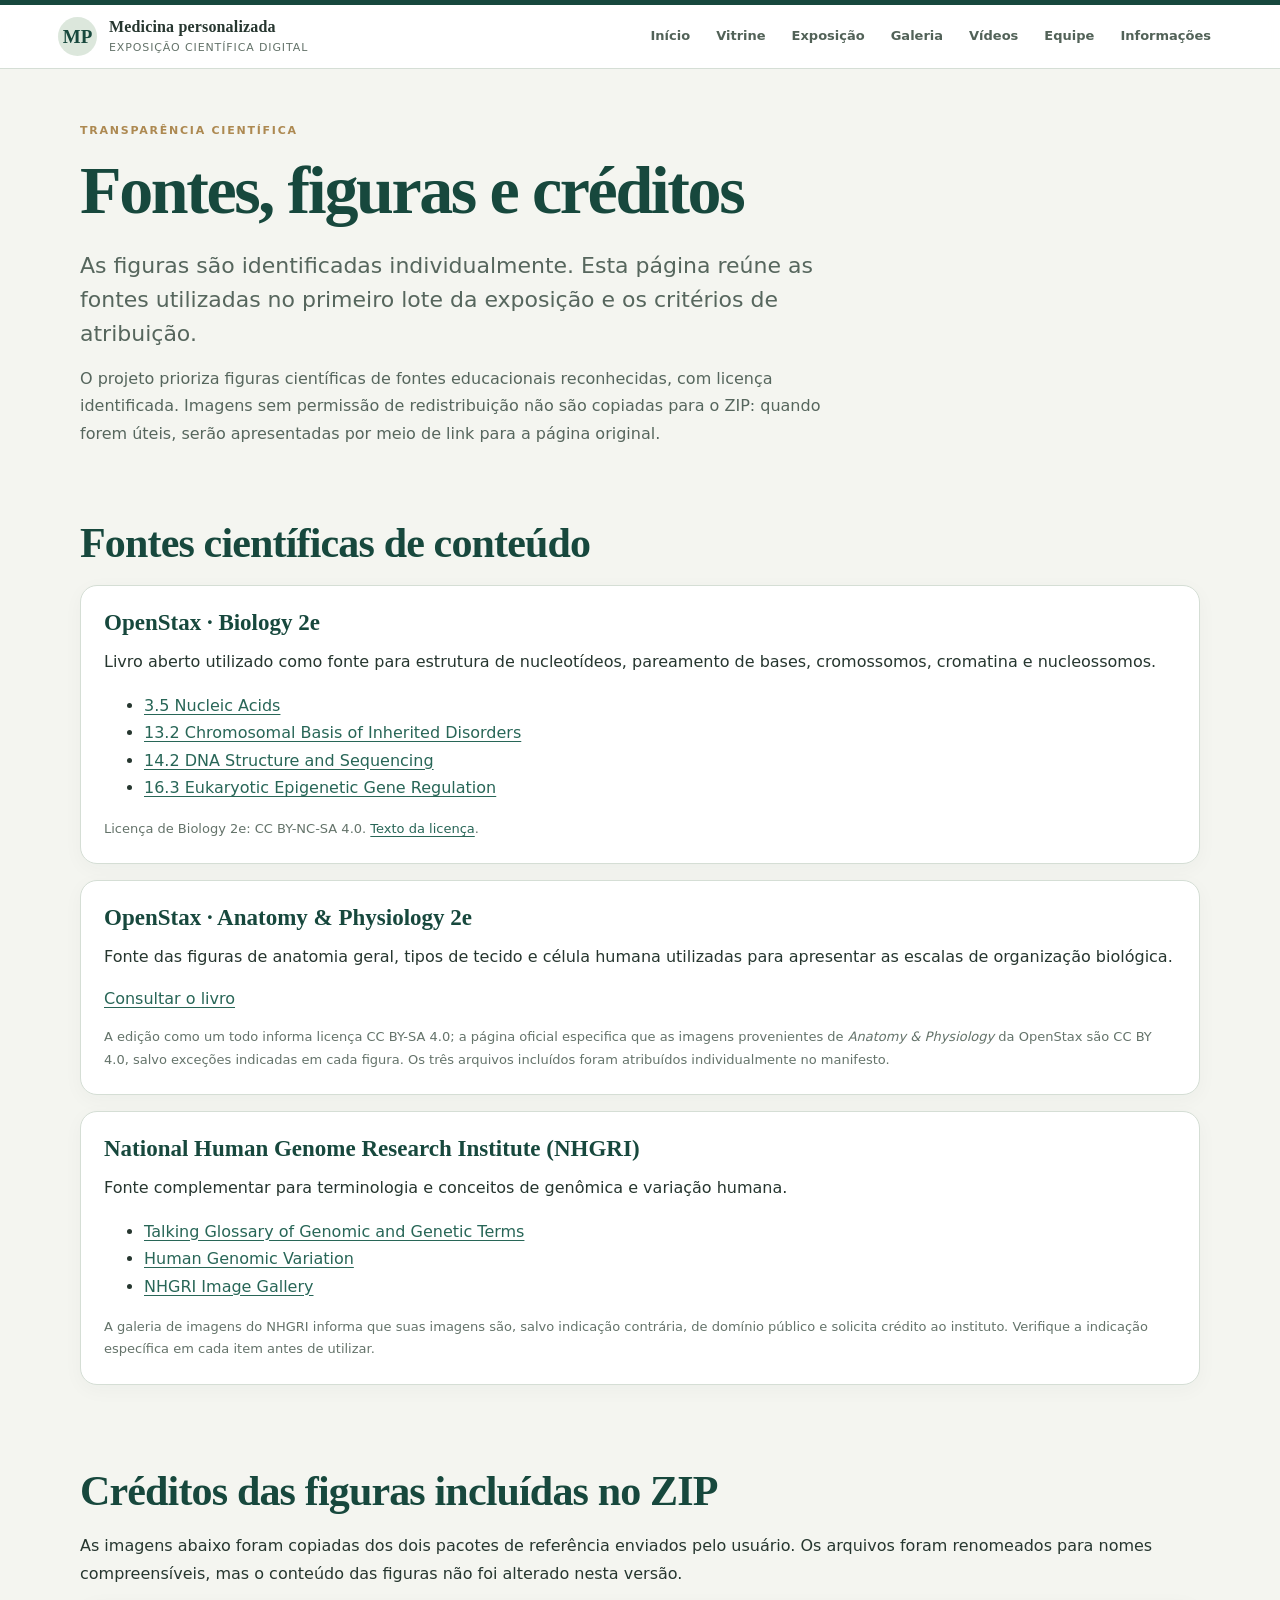
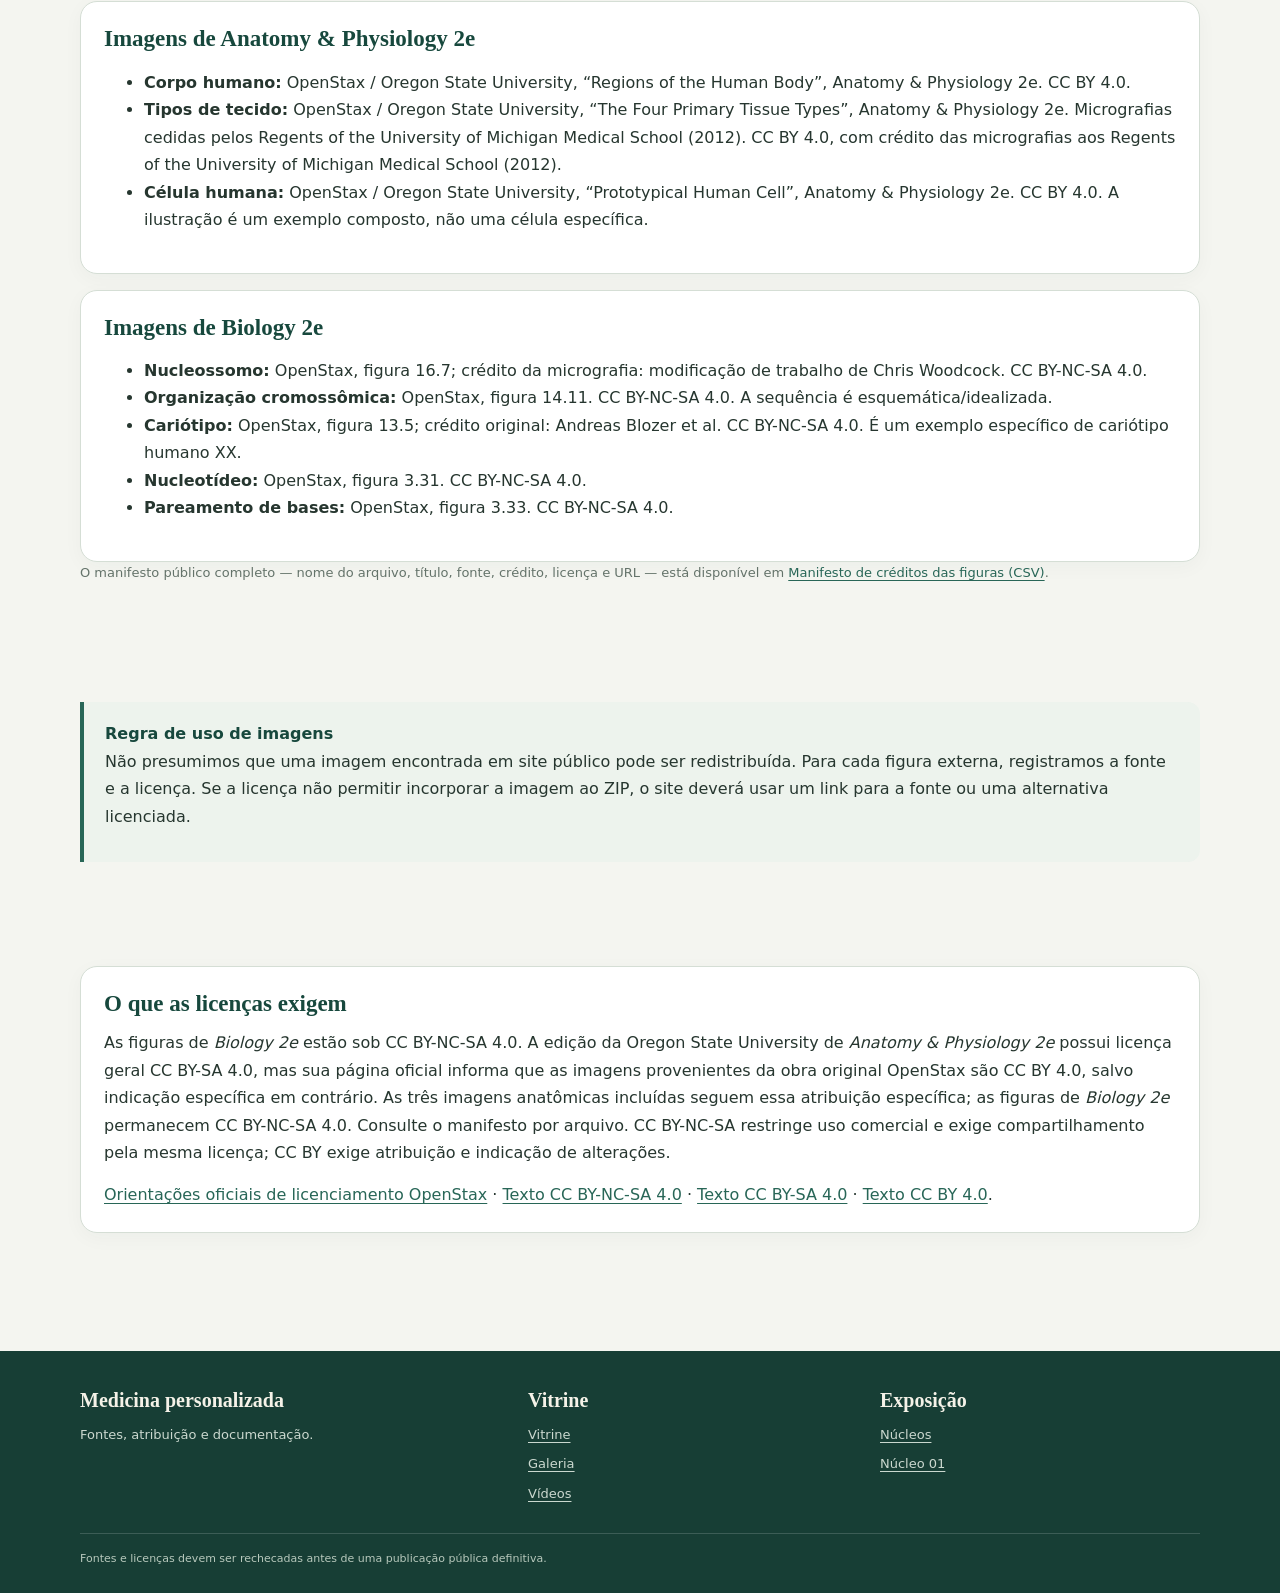
<file: pages/referencias.html>
<!doctype html><html lang="pt-BR"><head><meta charset="utf-8"><meta name="viewport" content="width=device-width,initial-scale=1"><title>Fontes e créditos · Medicina personalizada</title><link rel="stylesheet" href="../assets/css/site.css"></head><body data-page=""><div class="topline"></div><a class="skip-link" href="#conteudo">Pular para o conteúdo</a><header class="site-header"><div class="header-inner"><a class="brand" href="../index.html"><span class="brand-mark">MP</span><span class="brand-name">Medicina personalizada<span class="brand-sub">Exposição científica digital</span></span></a><button class="menu-toggle" aria-expanded="false">Menu</button><nav class="main-nav" aria-label="Navegação principal"><a data-page="inicio" href="../index.html">Início</a><a data-page="vitrine" href="vitrine.html">Vitrine</a><a data-page="exposicao" href="../exposicao/index.html">Exposição</a><a data-page="galeria" href="galeria.html">Galeria</a><a data-page="videos" href="videos.html">Vídeos</a><a data-page="equipe" href="equipe.html">Equipe</a><a data-page="informacoes" href="informacoes.html">Informações</a></nav></div></header><main id="conteudo"><section class="page-intro container"><div class="eyebrow">Transparência científica</div><h1>Fontes, figuras e créditos</h1><p class="lead">As figuras são identificadas individualmente. Esta página reúne as fontes utilizadas no primeiro lote da exposição e os critérios de atribuição.</p><p>O projeto prioriza figuras científicas de fontes educacionais reconhecidas, com licença identificada. Imagens sem permissão de redistribuição não são copiadas para o ZIP: quando forem úteis, serão apresentadas por meio de link para a página original.</p></section><section class="section container"><h2>Fontes científicas de conteúdo</h2><div class="card"><h3>OpenStax · Biology 2e</h3><p>Livro aberto utilizado como fonte para estrutura de nucleotídeos, pareamento de bases, cromossomos, cromatina e nucleossomos.</p><ul><li><a href="https://openstax.org/books/biology-2e/pages/3-5-nucleic-acids" target="_blank" rel="noopener">3.5 Nucleic Acids</a></li><li><a href="https://openstax.org/books/biology-2e/pages/13-2-chromosomal-basis-of-inherited-disorders" target="_blank" rel="noopener">13.2 Chromosomal Basis of Inherited Disorders</a></li><li><a href="https://openstax.org/books/biology-2e/pages/14-2-dna-structure-and-sequencing" target="_blank" rel="noopener">14.2 DNA Structure and Sequencing</a></li><li><a href="https://openstax.org/books/biology-2e/pages/16-3-eukaryotic-epigenetic-gene-regulation" target="_blank" rel="noopener">16.3 Eukaryotic Epigenetic Gene Regulation</a></li></ul><p class="small">Licença de Biology 2e: CC BY-NC-SA 4.0. <a href="https://creativecommons.org/licenses/by-nc-sa/4.0/" target="_blank" rel="noopener">Texto da licença</a>.</p></div><div class="card" style="margin-top:16px"><h3>OpenStax · Anatomy &amp; Physiology 2e</h3><p>Fonte das figuras de anatomia geral, tipos de tecido e célula humana utilizadas para apresentar as escalas de organização biológica.</p><p><a href="https://open.oregonstate.education/anatomy2e/" target="_blank" rel="noopener">Consultar o livro</a></p><p class="small">A edição como um todo informa licença CC BY-SA 4.0; a página oficial especifica que as imagens provenientes de <em>Anatomy &amp; Physiology</em> da OpenStax são CC BY 4.0, salvo exceções indicadas em cada figura. Os três arquivos incluídos foram atribuídos individualmente no manifesto.</p></div><div class="card" style="margin-top:16px"><h3>National Human Genome Research Institute (NHGRI)</h3><p>Fonte complementar para terminologia e conceitos de genômica e variação humana.</p><ul><li><a href="https://www.genome.gov/genetics-glossary" target="_blank" rel="noopener">Talking Glossary of Genomic and Genetic Terms</a></li><li><a href="https://www.genome.gov/about-genomics/educational-resources/fact-sheets/human-genomic-variation" target="_blank" rel="noopener">Human Genomic Variation</a></li><li><a href="https://www.genome.gov/image-gallery" target="_blank" rel="noopener">NHGRI Image Gallery</a></li></ul><p class="small">A galeria de imagens do NHGRI informa que suas imagens são, salvo indicação contrária, de domínio público e solicita crédito ao instituto. Verifique a indicação específica em cada item antes de utilizar.</p></div></section>
<section class="section container"><h2>Créditos das figuras incluídas no ZIP</h2><p>As imagens abaixo foram copiadas dos dois pacotes de referência enviados pelo usuário. Os arquivos foram renomeados para nomes compreensíveis, mas o conteúdo das figuras não foi alterado nesta versão.</p><div class="card"><h3>Imagens de Anatomy &amp; Physiology 2e</h3><ul><li><strong>Corpo humano:</strong> OpenStax / Oregon State University, “Regions of the Human Body”, Anatomy &amp; Physiology 2e. CC BY 4.0.</li><li><strong>Tipos de tecido:</strong> OpenStax / Oregon State University, “The Four Primary Tissue Types”, Anatomy &amp; Physiology 2e. Micrografias cedidas pelos Regents of the University of Michigan Medical School (2012). CC BY 4.0, com crédito das micrografias aos Regents of the University of Michigan Medical School (2012).</li><li><strong>Célula humana:</strong> OpenStax / Oregon State University, “Prototypical Human Cell”, Anatomy &amp; Physiology 2e. CC BY 4.0. A ilustração é um exemplo composto, não uma célula específica.</li></ul></div><div class="card" style="margin-top:16px"><h3>Imagens de Biology 2e</h3><ul><li><strong>Nucleossomo:</strong> OpenStax, figura 16.7; crédito da micrografia: modificação de trabalho de Chris Woodcock. CC BY-NC-SA 4.0.</li><li><strong>Organização cromossômica:</strong> OpenStax, figura 14.11. CC BY-NC-SA 4.0. A sequência é esquemática/idealizada.</li><li><strong>Cariótipo:</strong> OpenStax, figura 13.5; crédito original: Andreas Blozer et al. CC BY-NC-SA 4.0. É um exemplo específico de cariótipo humano XX.</li><li><strong>Nucleotídeo:</strong> OpenStax, figura 3.31. CC BY-NC-SA 4.0.</li><li><strong>Pareamento de bases:</strong> OpenStax, figura 3.33. CC BY-NC-SA 4.0.</li></ul></div><p class="small">O manifesto público completo — nome do arquivo, título, fonte, crédito, licença e URL — está disponível em <a href="../credits/ASSET_CREDITS.csv">Manifesto de créditos das figuras (CSV)</a>.</p></section><section class="section container"><div class="callout"><strong>Regra de uso de imagens</strong><p>Não presumimos que uma imagem encontrada em site público pode ser redistribuída. Para cada figura externa, registramos a fonte e a licença. Se a licença não permitir incorporar a imagem ao ZIP, o site deverá usar um link para a fonte ou uma alternativa licenciada.</p></div></section><section class="section container"><div class="card"><h3>O que as licenças exigem</h3><p>As figuras de <em>Biology 2e</em> estão sob CC BY-NC-SA 4.0. A edição da Oregon State University de <em>Anatomy &amp; Physiology 2e</em> possui licença geral CC BY-SA 4.0, mas sua página oficial informa que as imagens provenientes da obra original OpenStax são CC BY 4.0, salvo indicação específica em contrário. As três imagens anatômicas incluídas seguem essa atribuição específica; as figuras de <em>Biology 2e</em> permanecem CC BY-NC-SA 4.0. Consulte o manifesto por arquivo. CC BY-NC-SA restringe uso comercial e exige compartilhamento pela mesma licença; CC BY exige atribuição e indicação de alterações.</p><p><a href="https://help.openstax.org/s/article/Openstax-textbook-licensing-and-customization" target="_blank" rel="noopener">Orientações oficiais de licenciamento OpenStax</a> · <a href="https://creativecommons.org/licenses/by-nc-sa/4.0/" target="_blank" rel="noopener">Texto CC BY-NC-SA 4.0</a> · <a href="https://creativecommons.org/licenses/by-sa/4.0/" target="_blank" rel="noopener">Texto CC BY-SA 4.0</a> · <a href="https://creativecommons.org/licenses/by/4.0/" target="_blank" rel="noopener">Texto CC BY 4.0</a>.</p></div></section></main><footer class="site-footer"><div class="container"><div class="footer-grid"><div><h3>Medicina personalizada</h3><p>Fontes, atribuição e documentação.</p></div><div><h3>Vitrine</h3><div class="footer-links"><a href="vitrine.html">Vitrine</a><a href="galeria.html">Galeria</a><a href="videos.html">Vídeos</a></div></div><div><h3>Exposição</h3><div class="footer-links"><a href="../exposicao/index.html">Núcleos</a><a href="../exposicao/nucleos/nucleo-01.html">Núcleo 01</a></div></div></div><div class="footer-bottom">Fontes e licenças devem ser rechecadas antes de uma publicação pública definitiva.</div></div></footer><script src="../assets/js/site.js"></script></body></html>
</file>
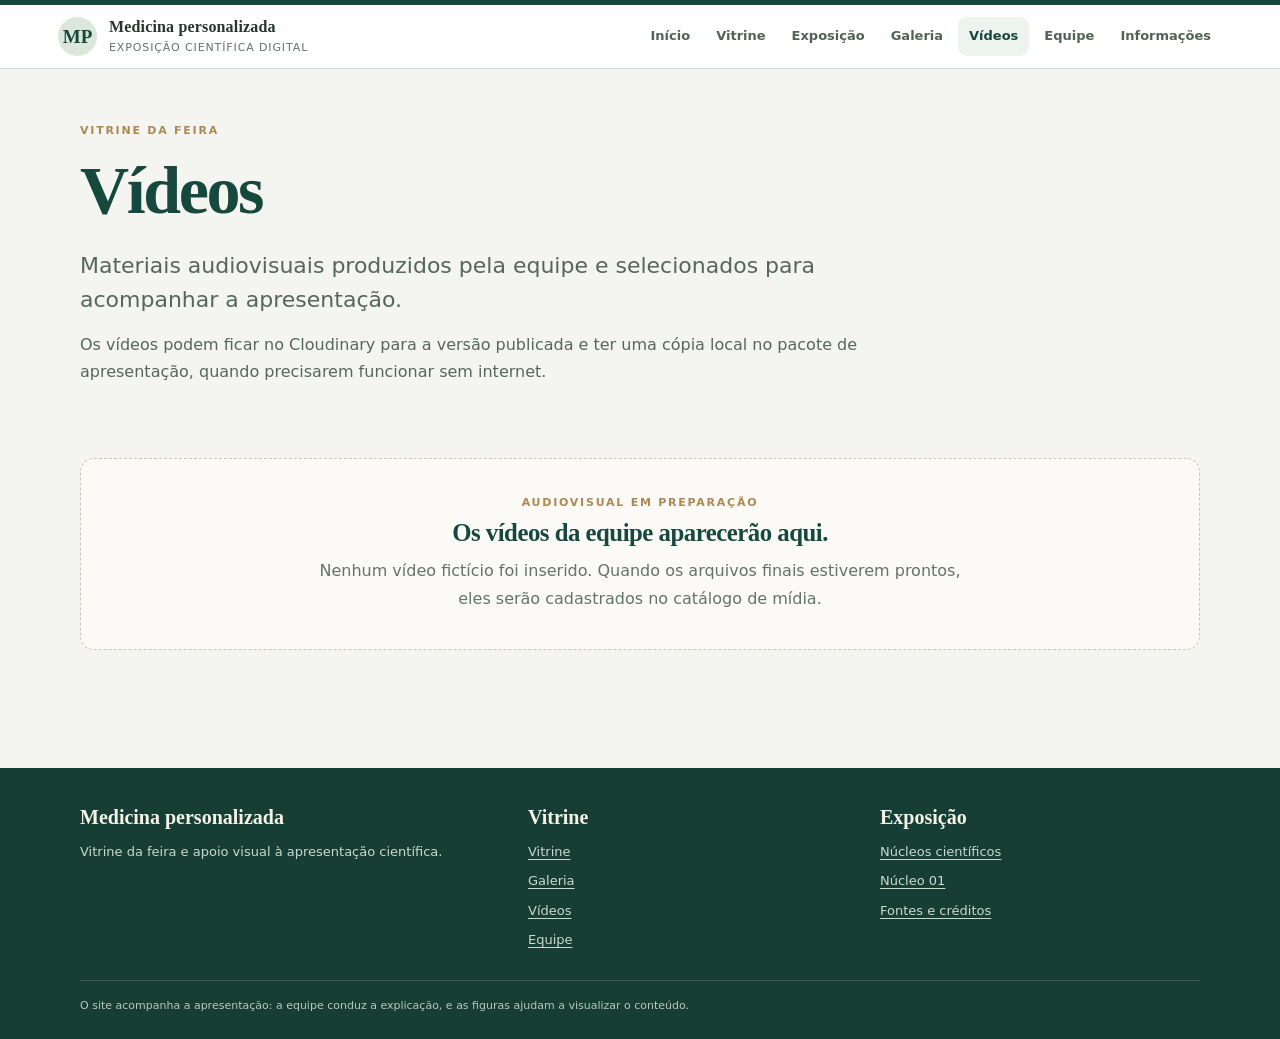
<file: pages/videos.html>
<!doctype html>
<html lang="pt-BR"><head><meta charset="utf-8"><meta name="viewport" content="width=device-width,initial-scale=1"><meta name="description" content="Vídeos e materiais audiovisuais da feira de ciências."><title>Vídeos · Medicina personalizada</title><link rel="stylesheet" href="../assets/css/site.css"></head>
<body data-page="videos"><div class="topline"></div><a class="skip-link" href="#conteudo">Pular para o conteúdo</a>
<header class="site-header"><div class="header-inner"><a class="brand" href="../index.html"><span class="brand-mark">MP</span><span class="brand-name">Medicina personalizada<span class="brand-sub">Exposição científica digital</span></span></a><button class="menu-toggle" type="button" aria-expanded="false" aria-label="Abrir navegação">Menu</button><nav class="main-nav" aria-label="Navegação principal"><a data-page="inicio" href="../index.html">Início</a><a data-page="vitrine" href="vitrine.html">Vitrine</a><a data-page="exposicao" href="../exposicao/index.html">Exposição</a><a data-page="galeria" href="galeria.html">Galeria</a><a data-page="videos" href="videos.html">Vídeos</a><a data-page="equipe" href="equipe.html">Equipe</a><a data-page="informacoes" href="informacoes.html">Informações</a></nav></div></header>
<main id="conteudo"><section class="page-intro container"><div class="eyebrow">Vitrine da feira</div><h1>Vídeos</h1><p class="lead">Materiais audiovisuais produzidos pela equipe e selecionados para acompanhar a apresentação.</p><p>Os vídeos podem ficar no Cloudinary para a versão publicada e ter uma cópia local no pacote de apresentação, quando precisarem funcionar sem internet.</p></section>
<section class="section container"><div class="media-grid video-grid" data-video-grid aria-live="polite"></div><div class="empty-state" data-video-empty><div class="eyebrow">Audiovisual em preparação</div><h2>Os vídeos da equipe aparecerão aqui.</h2><p>Nenhum vídeo fictício foi inserido. Quando os arquivos finais estiverem prontos, eles serão cadastrados no catálogo de mídia.</p></div><noscript><p class="callout">Ative o JavaScript para carregar os vídeos.</p></noscript></section></main>
<footer class="site-footer"><div class="container"><div class="footer-grid"><div><h3>Medicina personalizada</h3><p>Vitrine da feira e apoio visual à apresentação científica.</p></div><div><h3>Vitrine</h3><div class="footer-links"><a href="vitrine.html">Vitrine</a><a href="galeria.html">Galeria</a><a href="videos.html">Vídeos</a><a href="equipe.html">Equipe</a></div></div><div><h3>Exposição</h3><div class="footer-links"><a href="../exposicao/index.html">Núcleos científicos</a><a href="../exposicao/nucleos/nucleo-01.html">Núcleo 01</a><a href="referencias.html">Fontes e créditos</a></div></div></div><div class="footer-bottom">O site acompanha a apresentação: a equipe conduz a explicação, e as figuras ajudam a visualizar o conteúdo.</div></div></footer><script src="../assets/js/site.js"></script><script src="../assets/js/media-catalog.js"></script></body></html>
</file>
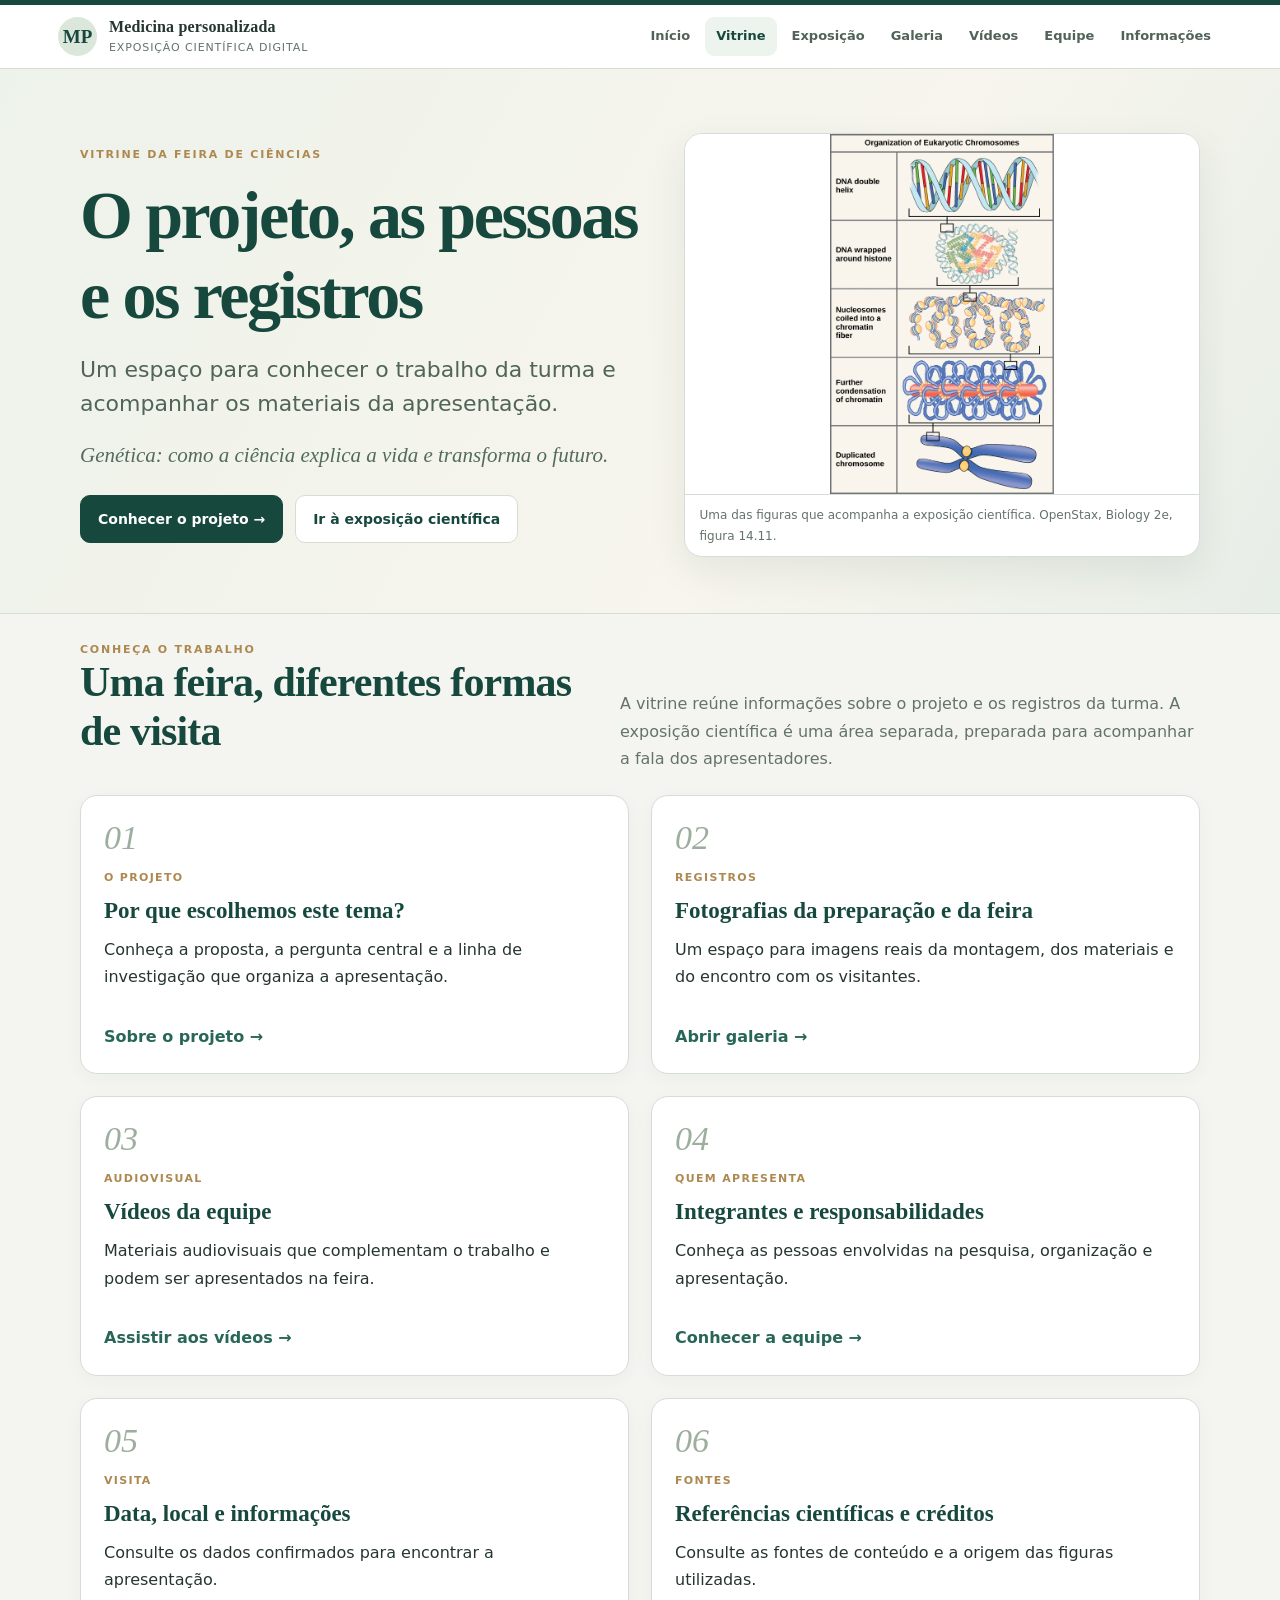
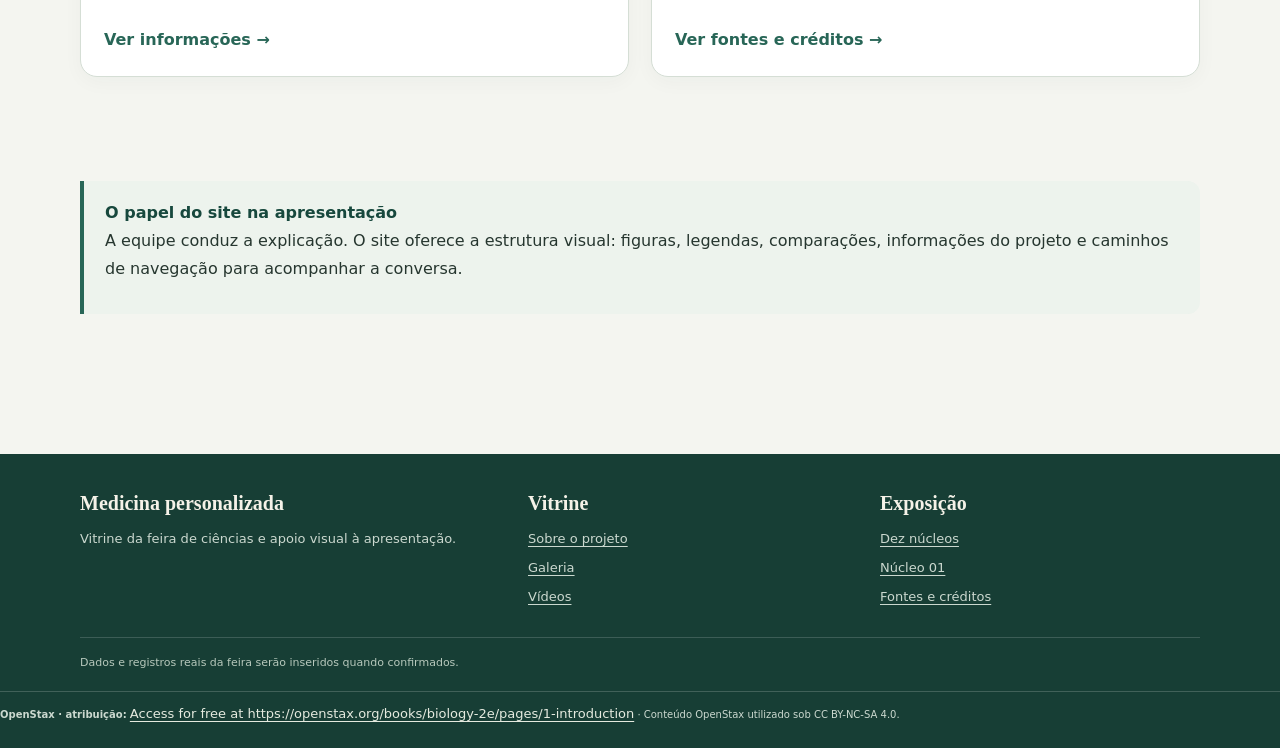
<file: pages/vitrine.html>
<!doctype html>
<html lang="pt-BR">
<head>
<meta charset="utf-8"><meta name="viewport" content="width=device-width,initial-scale=1">
<meta name="description" content="Vitrine da feira de ciências: projeto, equipe, registros, vídeos e informações da apresentação sobre medicina personalizada.">
<title>Vitrine da feira · Medicina personalizada</title>
<link rel="stylesheet" href="../assets/css/site.css">
</head>
<body data-page="vitrine">
<div class="topline"></div><a class="skip-link" href="#conteudo">Pular para o conteúdo</a>
<header class="site-header"><div class="header-inner">
<a class="brand" href="../index.html"><span class="brand-mark">MP</span><span class="brand-name">Medicina personalizada<span class="brand-sub">Exposição científica digital</span></span></a>
<button class="menu-toggle" type="button" aria-expanded="false" aria-label="Abrir navegação">Menu</button>
<nav class="main-nav" aria-label="Navegação principal">
<a data-page="inicio" href="../index.html">Início</a><a data-page="vitrine" href="vitrine.html">Vitrine</a><a data-page="exposicao" href="../exposicao/index.html">Exposição</a><a data-page="galeria" href="galeria.html">Galeria</a><a data-page="videos" href="videos.html">Vídeos</a><a data-page="equipe" href="equipe.html">Equipe</a><a data-page="informacoes" href="informacoes.html">Informações</a>
</nav></div></header>
<main id="conteudo">
<section class="hero"><div class="container hero-grid"><div class="hero-copy"><div class="eyebrow">Vitrine da feira de ciências</div><h1>O projeto, as pessoas e os registros</h1><p class="lead">Um espaço para conhecer o trabalho da turma e acompanhar os materiais da apresentação.</p><p class="theme-line">Genética: como a ciência explica a vida e transforma o futuro.</p><div class="button-row"><a class="button" href="feira.html">Conhecer o projeto →</a><a class="button secondary" href="../exposicao/index.html">Ir à exposição científica</a></div></div>
<figure class="hero-figure"><img src="../assets/images/organizacao-cromossomo-openstax.webp" alt="Esquema OpenStax de níveis de organização do DNA em cromatina e cromossomo"><figcaption>Uma das figuras que acompanha a exposição científica. OpenStax, Biology 2e, figura 14.11.</figcaption></figure></div></section>
<section class="section container"><div class="section-head"><div><div class="eyebrow">Conheça o trabalho</div><h2>Uma feira, diferentes formas de visita</h2></div><p>A vitrine reúne informações sobre o projeto e os registros da turma. A exposição científica é uma área separada, preparada para acompanhar a fala dos apresentadores.</p></div>
<div class="grid-2">
<article class="card feature-card"><div class="feature-number">01</div><div class="card-kicker">O projeto</div><h3>Por que escolhemos este tema?</h3><p>Conheça a proposta, a pergunta central e a linha de investigação que organiza a apresentação.</p><a class="card-link" href="feira.html">Sobre o projeto →</a></article>
<article class="card feature-card"><div class="feature-number">02</div><div class="card-kicker">Registros</div><h3>Fotografias da preparação e da feira</h3><p>Um espaço para imagens reais da montagem, dos materiais e do encontro com os visitantes.</p><a class="card-link" href="galeria.html">Abrir galeria →</a></article>
<article class="card feature-card"><div class="feature-number">03</div><div class="card-kicker">Audiovisual</div><h3>Vídeos da equipe</h3><p>Materiais audiovisuais que complementam o trabalho e podem ser apresentados na feira.</p><a class="card-link" href="videos.html">Assistir aos vídeos →</a></article>
<article class="card feature-card"><div class="feature-number">04</div><div class="card-kicker">Quem apresenta</div><h3>Integrantes e responsabilidades</h3><p>Conheça as pessoas envolvidas na pesquisa, organização e apresentação.</p><a class="card-link" href="equipe.html">Conhecer a equipe →</a></article>
<article class="card feature-card"><div class="feature-number">05</div><div class="card-kicker">Visita</div><h3>Data, local e informações</h3><p>Consulte os dados confirmados para encontrar a apresentação.</p><a class="card-link" href="informacoes.html">Ver informações →</a></article>
<article class="card feature-card"><div class="feature-number">06</div><div class="card-kicker">Fontes</div><h3>Referências científicas e créditos</h3><p>Consulte as fontes de conteúdo e a origem das figuras utilizadas.</p><a class="card-link" href="referencias.html">Ver fontes e créditos →</a></article>
</div></section>
<section class="section container"><div class="callout"><strong>O papel do site na apresentação</strong><p>A equipe conduz a explicação. O site oferece a estrutura visual: figuras, legendas, comparações, informações do projeto e caminhos de navegação para acompanhar a conversa.</p></div></section>
</main>
<footer class="site-footer"><div class="container"><div class="footer-grid"><div><h3>Medicina personalizada</h3><p>Vitrine da feira de ciências e apoio visual à apresentação.</p></div><div><h3>Vitrine</h3><div class="footer-links"><a href="feira.html">Sobre o projeto</a><a href="galeria.html">Galeria</a><a href="videos.html">Vídeos</a></div></div><div><h3>Exposição</h3><div class="footer-links"><a href="../exposicao/index.html">Dez núcleos</a><a href="../exposicao/nucleos/nucleo-01.html">Núcleo 01</a><a href="referencias.html">Fontes e créditos</a></div></div></div><div class="footer-bottom">Dados e registros reais da feira serão inseridos quando confirmados.</div></div><div class="openstax-attribution"><strong>OpenStax · atribuição:</strong> <a href="https://openstax.org/books/biology-2e/pages/1-introduction" target="_blank" rel="noopener">Access for free at https://openstax.org/books/biology-2e/pages/1-introduction</a> · Conteúdo OpenStax utilizado sob CC BY-NC-SA 4.0.</div></footer>
<div class="lightbox" aria-hidden="true" role="dialog" aria-modal="true" aria-label="Visualizador de imagem"><div class="lightbox-inner"><div class="lightbox-top"><span>Figura ampliada</span><div class="lightbox-actions"><button type="button" data-zoom-out aria-label="Diminuir ampliação">−</button><button type="button" data-zoom-reset>Enquadrar</button><button type="button" data-zoom-one>100%</button><button type="button" data-zoom-in aria-label="Aumentar ampliação">+</button><button type="button" data-fullscreen> tela cheia </button><button data-close-lightbox type="button">Fechar ×</button></div></div><div class="lightbox-image-wrap"><img alt="Figura ampliada"></div><p class="lightbox-caption"></p></div></div>
<script src="../assets/js/site.js"></script></body></html>
</file>
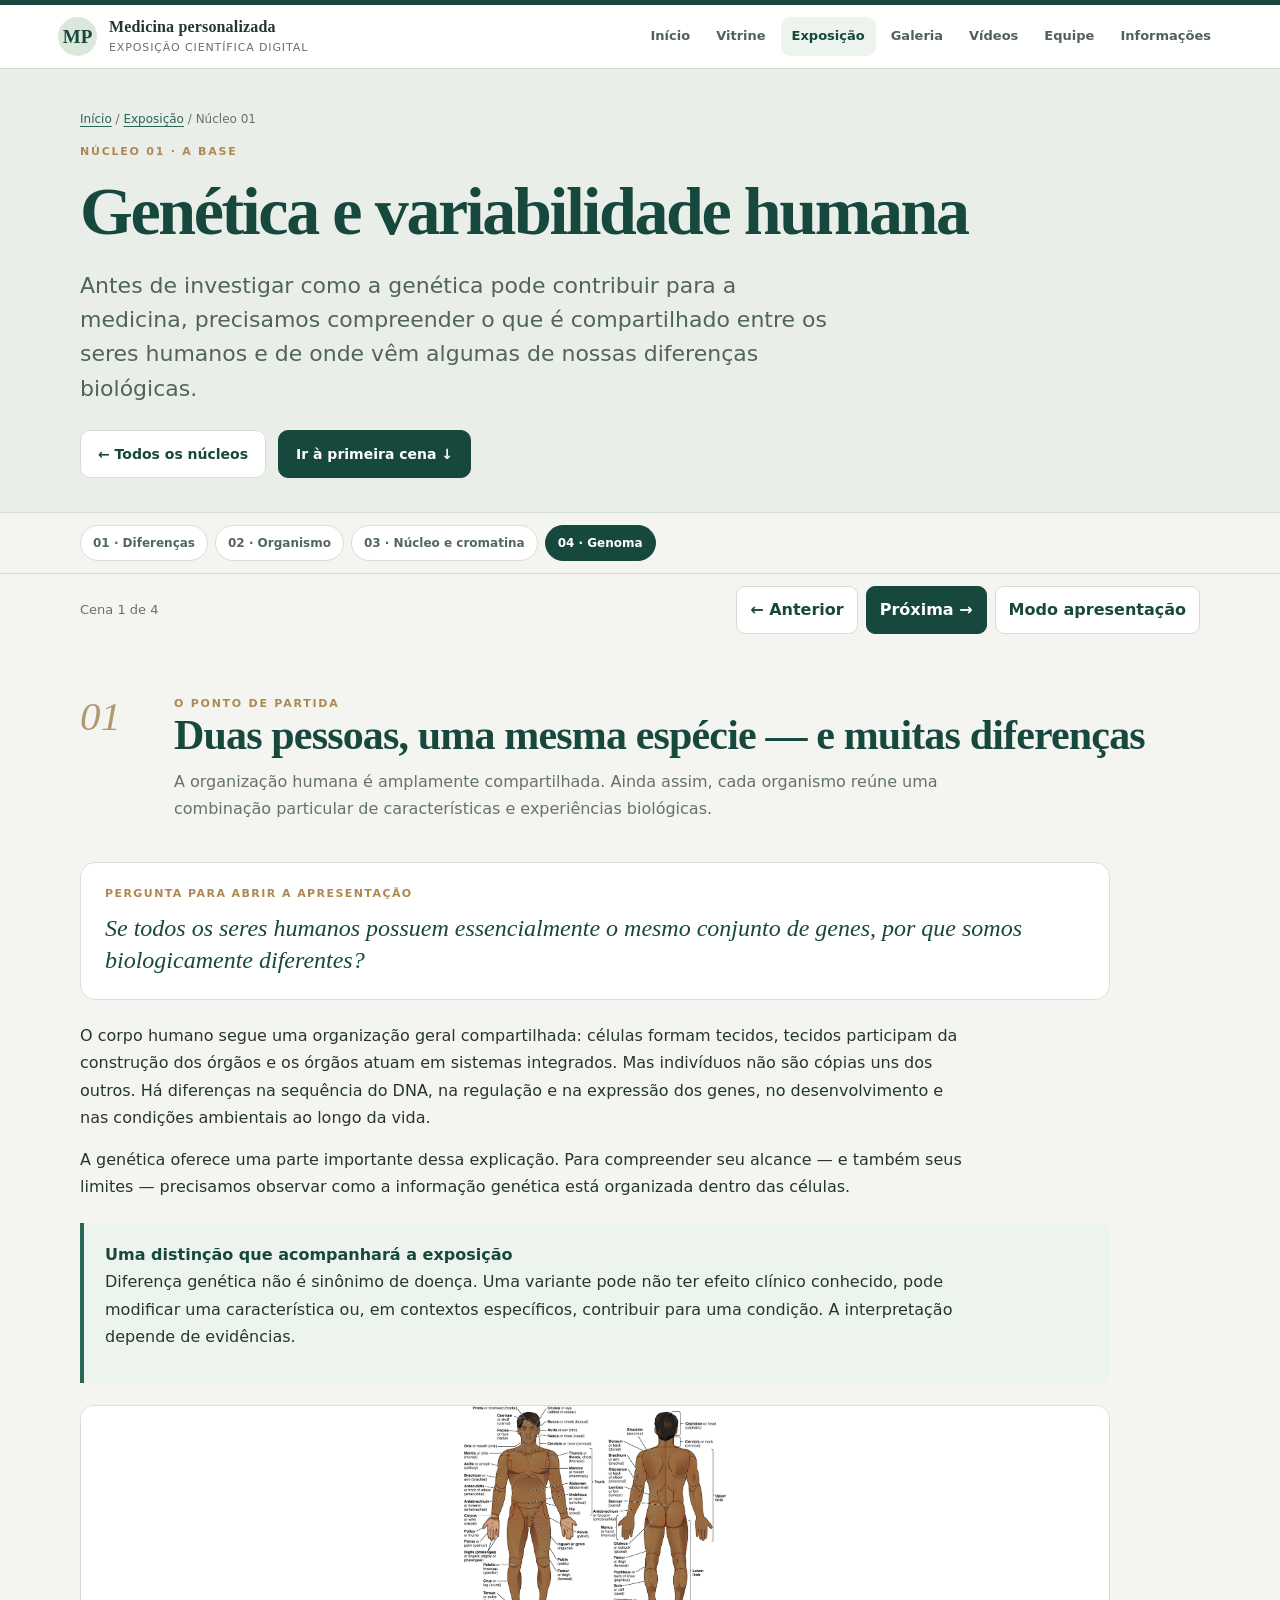
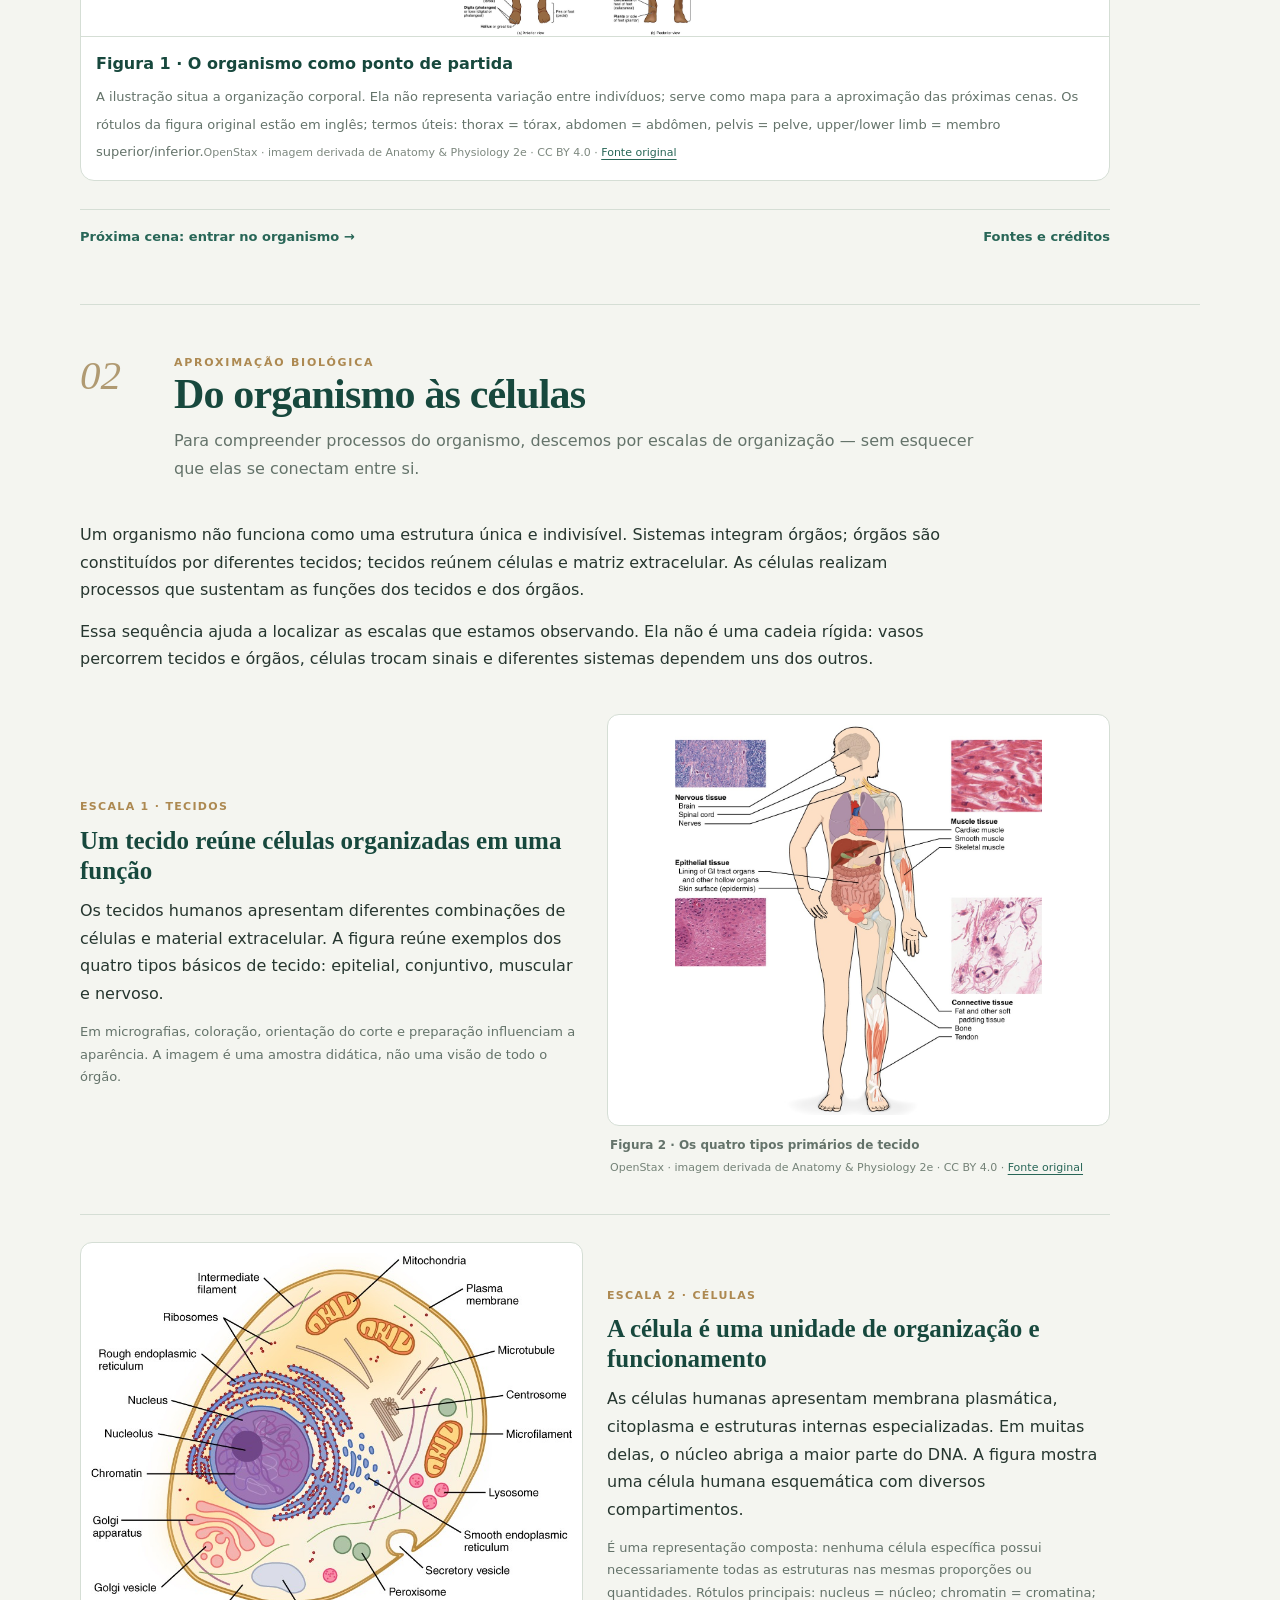
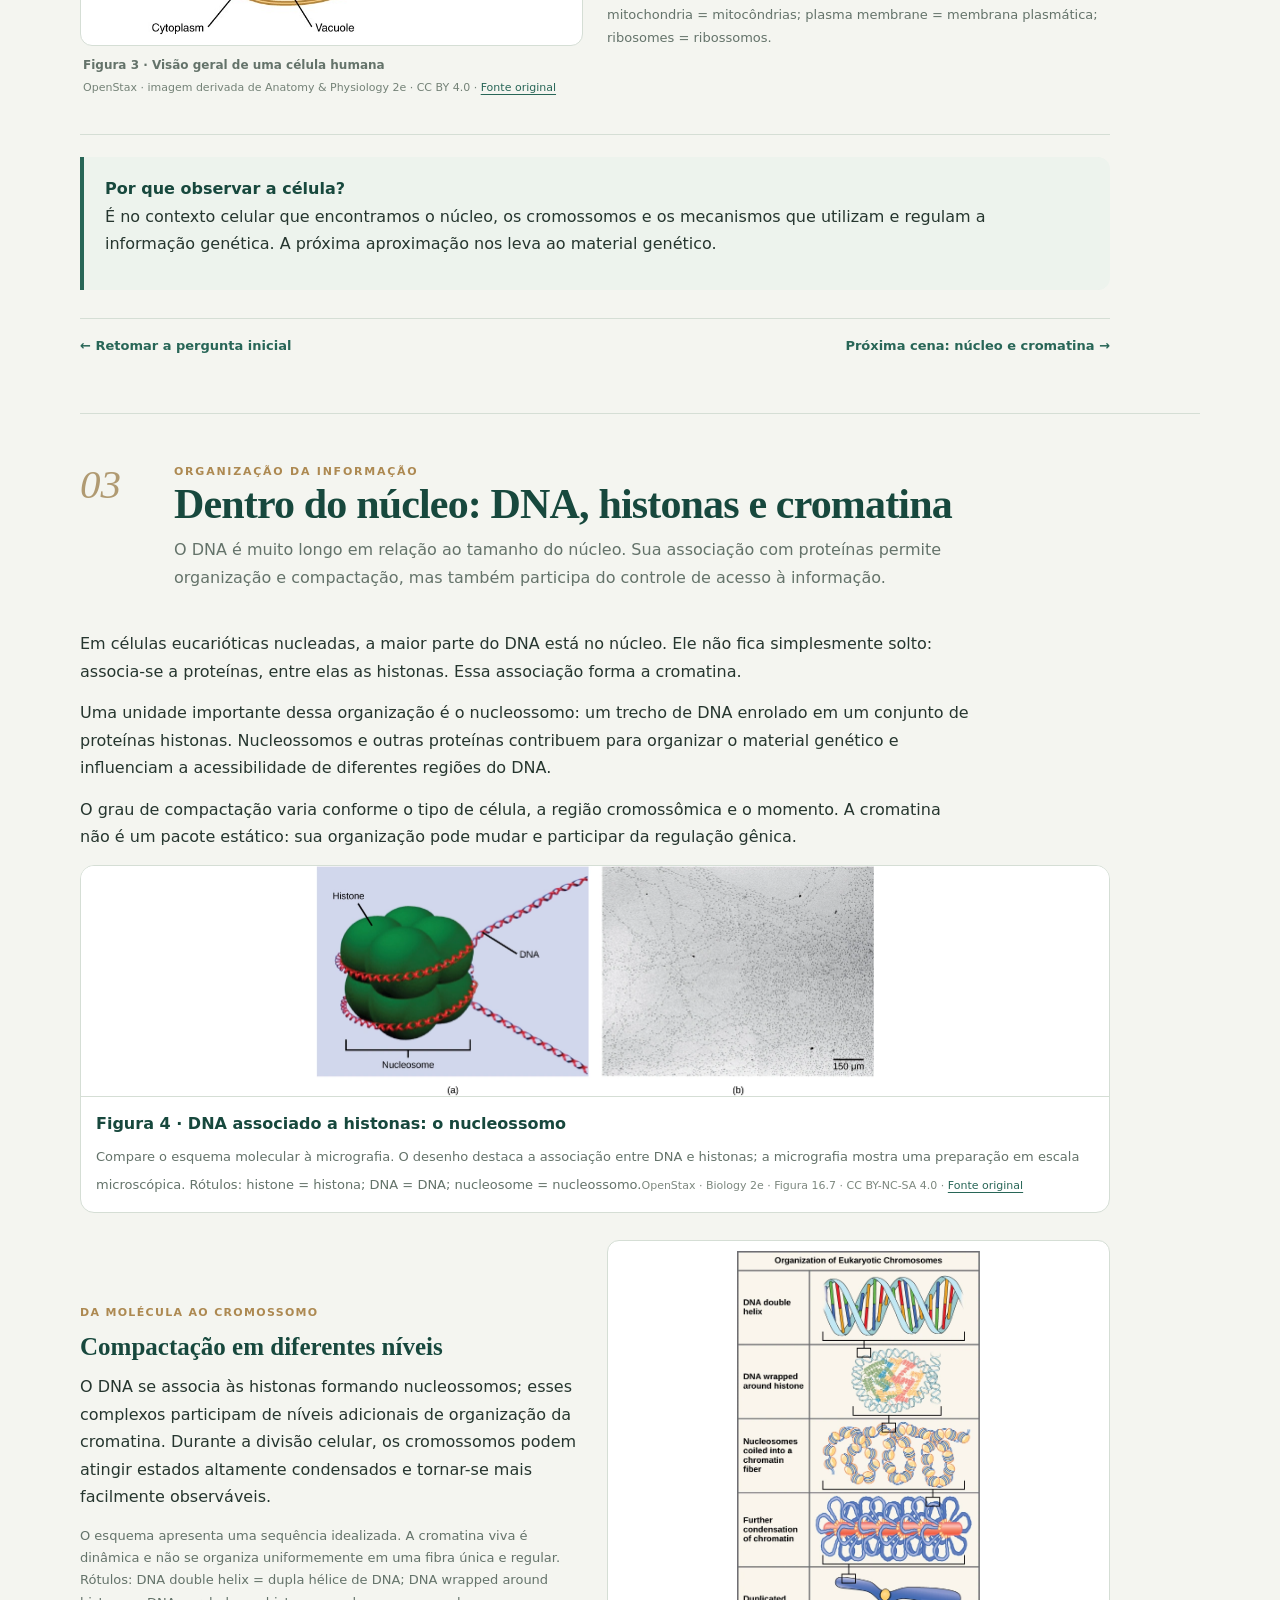
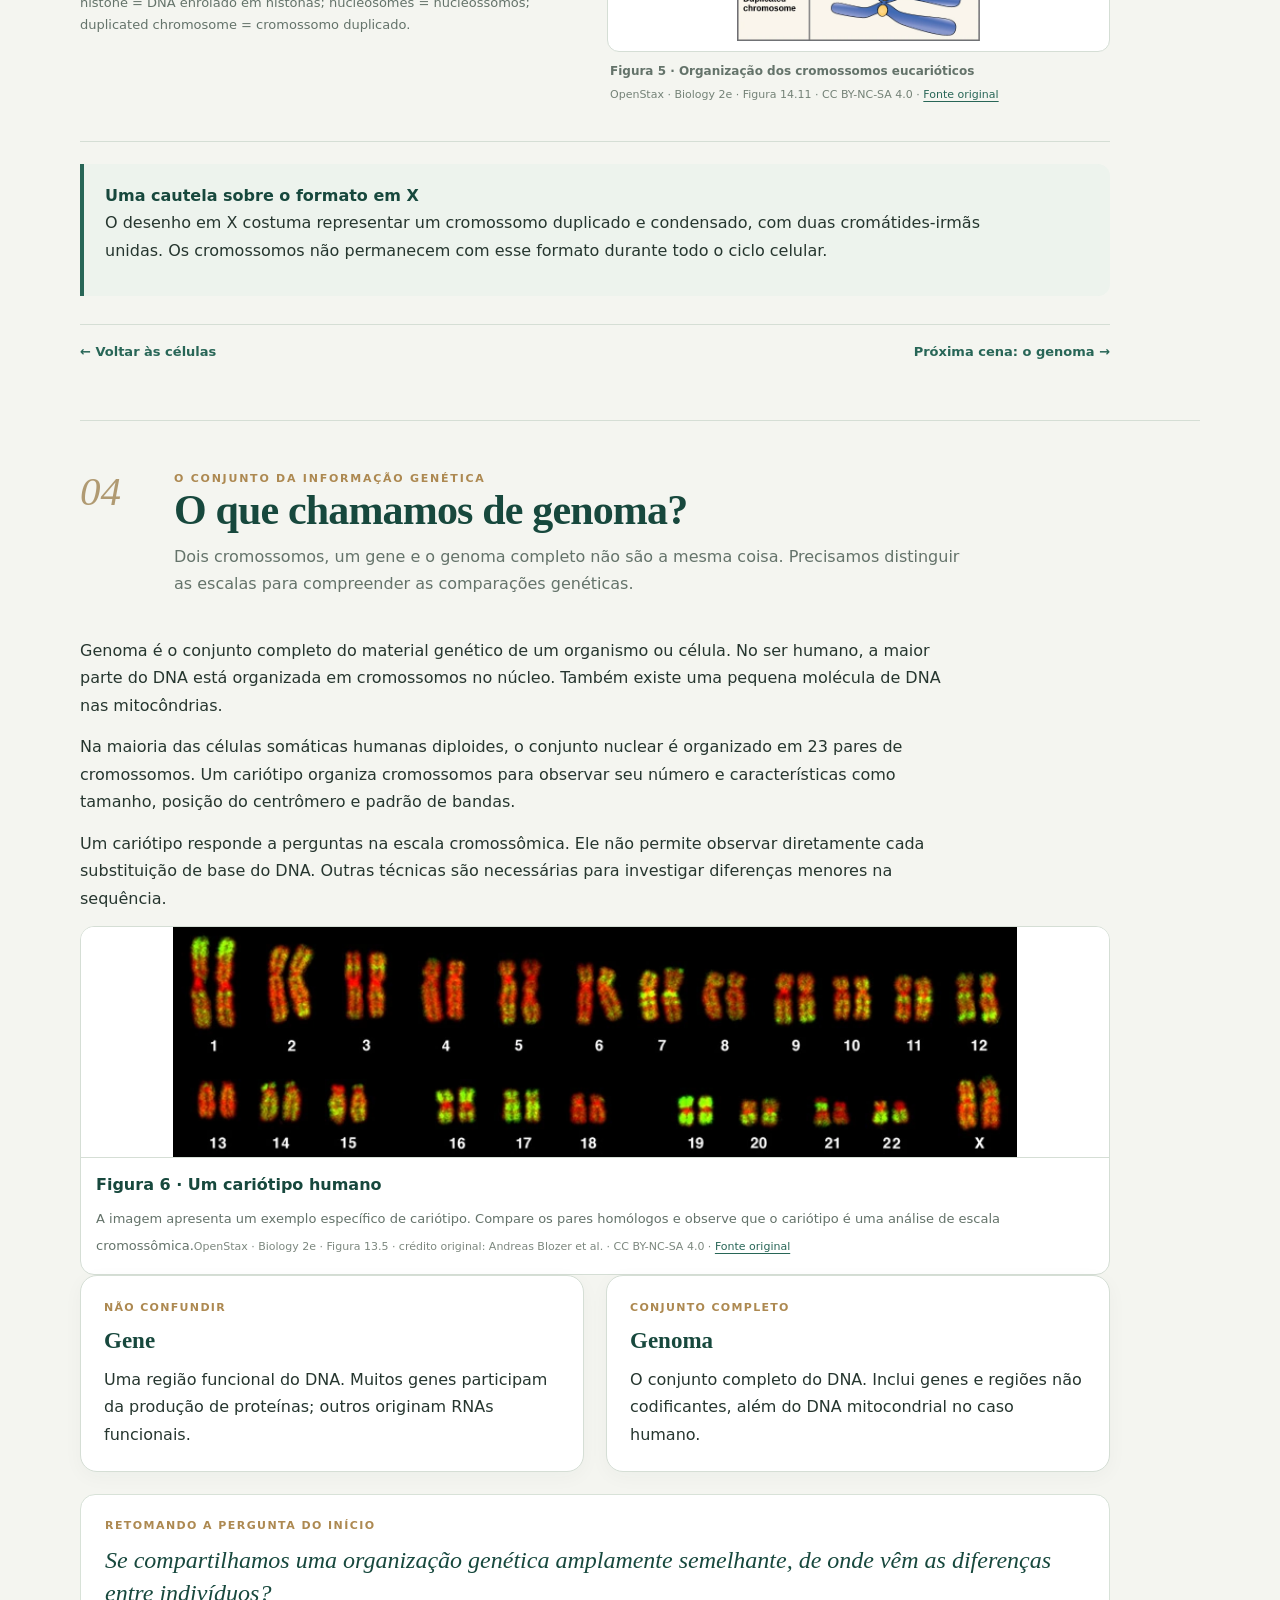
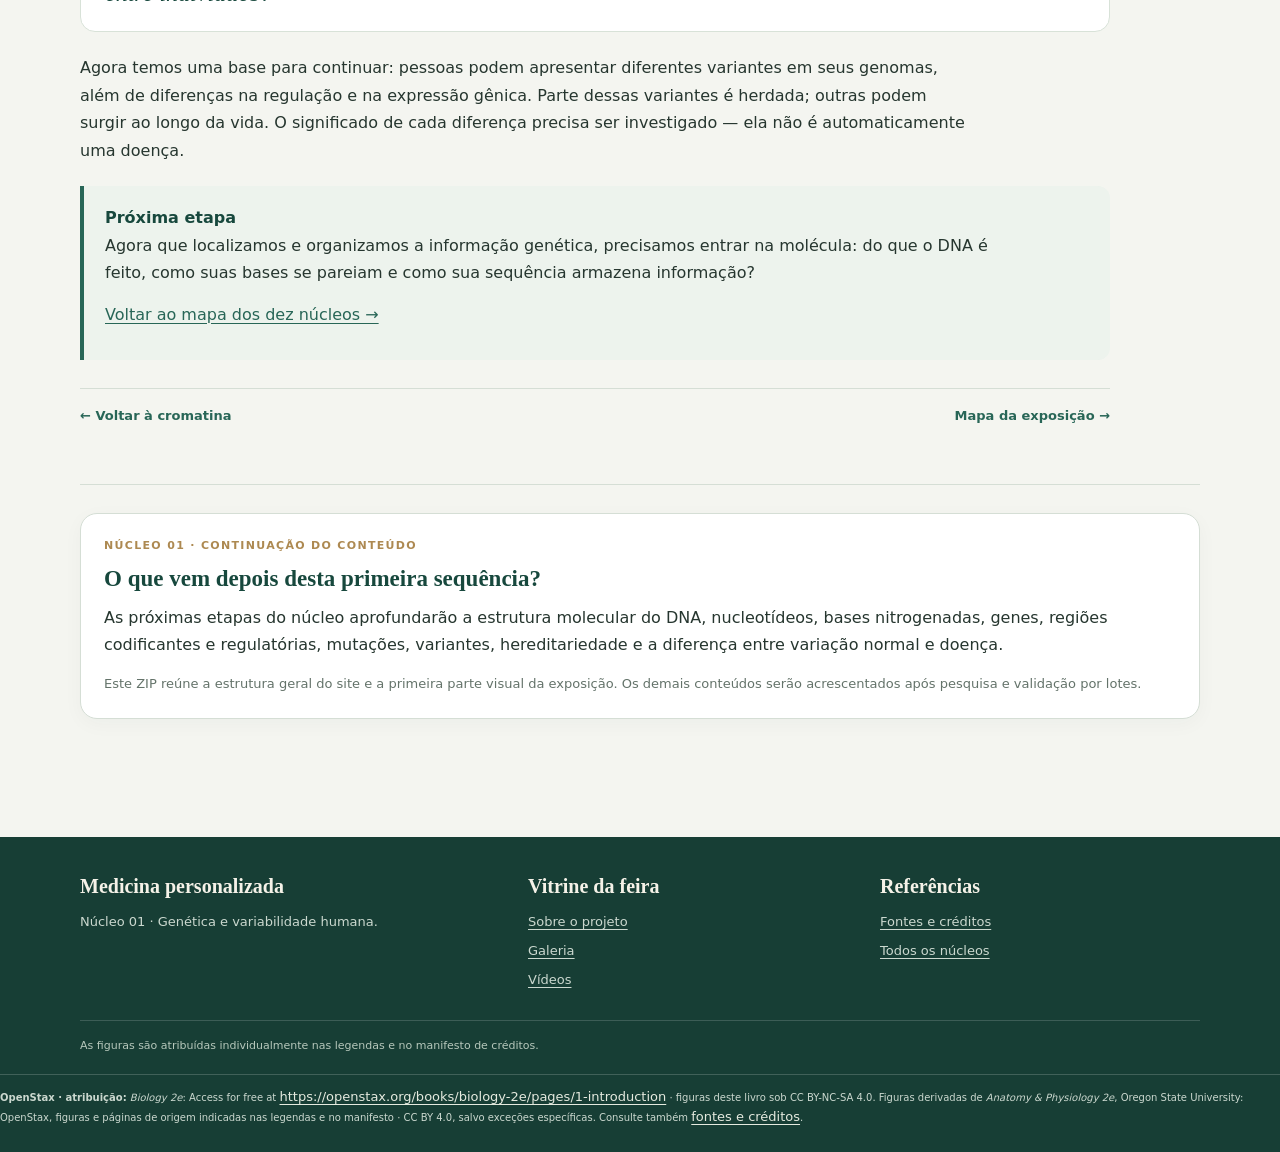
<file: exposicao/nucleos/nucleo-01.html>
<!doctype html><html lang="pt-BR"><head><meta charset="utf-8"><meta name="viewport" content="width=device-width,initial-scale=1"><meta name="description" content="Núcleo 1 da exposição: genética e variabilidade humana."><title>01 · A base — Genética e variabilidade humana</title><link rel="stylesheet" href="../../assets/css/site.css"></head><body data-page="exposicao"><div class="topline"></div><a class="skip-link" href="#conteudo">Pular para o conteúdo</a><header class="site-header"><div class="header-inner"><a class="brand" href="../../index.html"><span class="brand-mark">MP</span><span class="brand-name">Medicina personalizada<span class="brand-sub">Exposição científica digital</span></span></a><button class="menu-toggle" aria-expanded="false">Menu</button><nav class="main-nav" aria-label="Navegação principal"><a data-page="inicio" href="../../index.html">Início</a><a data-page="vitrine" href="../../pages/vitrine.html">Vitrine</a><a data-page="exposicao" href="../index.html">Exposição</a><a data-page="galeria" href="../../pages/galeria.html">Galeria</a><a data-page="videos" href="../../pages/videos.html">Vídeos</a><a data-page="equipe" href="../../pages/equipe.html">Equipe</a><a data-page="informacoes" href="../../pages/informacoes.html">Informações</a></nav></div></header><div data-reading-progress style="position:fixed;z-index:50;top:0;left:0;height:3px;background:#ad8951;width:0"></div>
<section class="expo-hero"><div class="container"><div class="breadcrumbs"><a href="../../index.html">Início</a> / <a href="../index.html">Exposição</a> / Núcleo 01</div><div class="eyebrow">Núcleo 01 · A base</div><h1>Genética e variabilidade humana</h1><p class="lead">Antes de investigar como a genética pode contribuir para a medicina, precisamos compreender o que é compartilhado entre os seres humanos e de onde vêm algumas de nossas diferenças biológicas.</p><div class="button-row"><a class="button secondary" href="../index.html">← Todos os núcleos</a><a class="button" href="#cena-01">Ir à primeira cena ↓</a></div></div></section>
<nav class="scene-nav" aria-label="Cenas deste núcleo"><a href="#cena-01">01 · Diferenças</a><a href="#cena-02">02 · Organismo</a><a href="#cena-03">03 · Núcleo e cromatina</a><a href="#cena-04">04 · Genoma</a></nav>
<main id="conteudo" class="container">
<div class="present-controls"><span class="small" data-present-count>Cena 1 de 4</span><div class="present-actions"><button type="button" data-present-prev disabled>← Anterior</button><button type="button" class="primary" data-present-next>Próxima →</button><button type="button" data-present-toggle aria-pressed="false">Modo apresentação</button></div></div>
<section class="scene" id="cena-01" data-scene="1"><header class="scene-header"><div class="scene-index">01</div><div><div class="eyebrow">O ponto de partida</div><h2>Duas pessoas, uma mesma espécie — e muitas diferenças</h2><p class="scene-summary">A organização humana é amplamente compartilhada. Ainda assim, cada organismo reúne uma combinação particular de características e experiências biológicas.</p></div></header><div class="scene-body"><div class="question"><div class="question-label">Pergunta para abrir a apresentação</div><blockquote>Se todos os seres humanos possuem essencialmente o mesmo conjunto de genes, por que somos biologicamente diferentes?</blockquote></div><p>O corpo humano segue uma organização geral compartilhada: células formam tecidos, tecidos participam da construção dos órgãos e os órgãos atuam em sistemas integrados. Mas indivíduos não são cópias uns dos outros. Há diferenças na sequência do DNA, na regulação e na expressão dos genes, no desenvolvimento e nas condições ambientais ao longo da vida.</p><p>A genética oferece uma parte importante dessa explicação. Para compreender seu alcance — e também seus limites — precisamos observar como a informação genética está organizada dentro das células.</p><div class="callout"><strong>Uma distinção que acompanhará a exposição</strong><p>Diferença genética não é sinônimo de doença. Uma variante pode não ter efeito clínico conhecido, pode modificar uma característica ou, em contextos específicos, contribuir para uma condição. A interpretação depende de evidências.</p></div><figure class="image-card"><button class="image-button" data-image-open="../../assets/images/corpo-anatomia-openstax.jpg" data-alt="Regiões anatômicas do corpo humano em vistas anterior e posterior" data-caption="Regiões do corpo humano em posição anatômica. OpenStax / Oregon State University, Anatomy & Physiology 2e. Figura contextual, não uma representação de diferenças genéticas entre pessoas."><img src="../../assets/images/corpo-anatomia-openstax.jpg" alt="Regiões anatômicas do corpo humano em vistas anterior e posterior" loading="lazy"></button><figcaption><span class="fig-title">Figura 1 · O organismo como ponto de partida</span><span class="fig-note">A ilustração situa a organização corporal. Ela não representa variação entre indivíduos; serve como mapa para a aproximação das próximas cenas. Os rótulos da figura original estão em inglês; termos úteis: thorax = tórax, abdomen = abdômen, pelvis = pelve, upper/lower limb = membro superior/inferior.</span><span class="fig-credit">OpenStax · imagem derivada de Anatomy &amp; Physiology 2e · CC BY 4.0 · <a href="https://open.oregonstate.education/anatomy2e/chapter/anatomical-terminology/" target="_blank" rel="noopener">Fonte original</a></span></figcaption></figure><div class="scene-end"><a href="#cena-02" data-scene-link>Próxima cena: entrar no organismo →</a><a href="../../pages/referencias.html">Fontes e créditos</a></div></div></section>

<section class="scene" id="cena-02" data-scene="2"><header class="scene-header"><div class="scene-index">02</div><div><div class="eyebrow">Aproximação biológica</div><h2>Do organismo às células</h2><p class="scene-summary">Para compreender processos do organismo, descemos por escalas de organização — sem esquecer que elas se conectam entre si.</p></div></header><div class="scene-body"><p>Um organismo não funciona como uma estrutura única e indivisível. Sistemas integram órgãos; órgãos são constituídos por diferentes tecidos; tecidos reúnem células e matriz extracelular. As células realizam processos que sustentam as funções dos tecidos e dos órgãos.</p><p>Essa sequência ajuda a localizar as escalas que estamos observando. Ela não é uma cadeia rígida: vasos percorrem tecidos e órgãos, células trocam sinais e diferentes sistemas dependem uns dos outros.</p><div class="figure-row"><div class="figure-text"><div class="card-kicker">Escala 1 · tecidos</div><h3>Um tecido reúne células organizadas em uma função</h3><p>Os tecidos humanos apresentam diferentes combinações de células e material extracelular. A figura reúne exemplos dos quatro tipos básicos de tecido: epitelial, conjuntivo, muscular e nervoso.</p><p class="small">Em micrografias, coloração, orientação do corte e preparação influenciam a aparência. A imagem é uma amostra didática, não uma visão de todo o órgão.</p></div><figure class="figure-visual"><button class="image-button" data-image-open="../../assets/images/tecidos-openstax.jpg" data-alt="Quatro tipos básicos de tecido humano vistos em micrografias" data-caption="Exemplos dos quatro tipos primários de tecido. OpenStax / Oregon State University, Anatomy & Physiology 2e. Micrografias cedidas pelos Regents of the University of Michigan Medical School."><img src="../../assets/images/tecidos-openstax.jpg" alt="Quatro tipos básicos de tecido humano em micrografias" loading="lazy"></button><figcaption><strong>Figura 2 · Os quatro tipos primários de tecido</strong><span class="credit">OpenStax · imagem derivada de Anatomy &amp; Physiology 2e · CC BY 4.0 · <a href="https://open.oregonstate.education/anatomy2e/chapter/types-tissues/" target="_blank" rel="noopener">Fonte original</a></span></figcaption></figure></div>
<div class="figure-row reverse"><div class="figure-text"><div class="card-kicker">Escala 2 · células</div><h3>A célula é uma unidade de organização e funcionamento</h3><p>As células humanas apresentam membrana plasmática, citoplasma e estruturas internas especializadas. Em muitas delas, o núcleo abriga a maior parte do DNA. A figura mostra uma célula humana esquemática com diversos compartimentos.</p><p class="small">É uma representação composta: nenhuma célula específica possui necessariamente todas as estruturas nas mesmas proporções ou quantidades. Rótulos principais: nucleus = núcleo; chromatin = cromatina; mitochondria = mitocôndrias; plasma membrane = membrana plasmática; ribosomes = ribossomos.</p></div><figure class="figure-visual"><button class="image-button" data-image-open="../../assets/images/celula-humana-openstax.jpg" data-alt="Célula humana prototípica com organelas identificadas" data-caption="Célula humana prototípica. OpenStax / Oregon State University, Anatomy & Physiology 2e."><img src="../../assets/images/celula-humana-openstax.jpg" alt="Célula humana prototípica com organelas identificadas" loading="lazy"></button><figcaption><strong>Figura 3 · Visão geral de uma célula humana</strong><span class="credit">OpenStax · imagem derivada de Anatomy &amp; Physiology 2e · CC BY 4.0 · <a href="https://open.oregonstate.education/anatomy2e/chapter/cytoplasm-and-cellular-organelles/" target="_blank" rel="noopener">Fonte original</a></span></figcaption></figure></div>
<div class="callout"><strong>Por que observar a célula?</strong><p>É no contexto celular que encontramos o núcleo, os cromossomos e os mecanismos que utilizam e regulam a informação genética. A próxima aproximação nos leva ao material genético.</p></div><div class="scene-end"><a href="#cena-01" data-scene-link>← Retomar a pergunta inicial</a><a href="#cena-03" data-scene-link>Próxima cena: núcleo e cromatina →</a></div></div></section>

<section class="scene" id="cena-03" data-scene="3"><header class="scene-header"><div class="scene-index">03</div><div><div class="eyebrow">Organização da informação</div><h2>Dentro do núcleo: DNA, histonas e cromatina</h2><p class="scene-summary">O DNA é muito longo em relação ao tamanho do núcleo. Sua associação com proteínas permite organização e compactação, mas também participa do controle de acesso à informação.</p></div></header><div class="scene-body"><p>Em células eucarióticas nucleadas, a maior parte do DNA está no núcleo. Ele não fica simplesmente solto: associa-se a proteínas, entre elas as histonas. Essa associação forma a cromatina.</p><p>Uma unidade importante dessa organização é o nucleossomo: um trecho de DNA enrolado em um conjunto de proteínas histonas. Nucleossomos e outras proteínas contribuem para organizar o material genético e influenciam a acessibilidade de diferentes regiões do DNA.</p><p>O grau de compactação varia conforme o tipo de célula, a região cromossômica e o momento. A cromatina não é um pacote estático: sua organização pode mudar e participar da regulação gênica.</p><figure class="image-card"><button class="image-button" data-image-open="../../assets/images/nucleossomo-openstax.webp" data-alt="Nucleossomo com DNA enrolado em histonas e micrografia eletrônica com aspecto de contas em um fio" data-caption="Nucleossomos: DNA associado a histonas (A) e micrografia eletrônica (B). OpenStax, Biology 2e, figura 16.7. A micrografia mostra uma preparação específica; a aparência de contas em um fio é uma representação didática da organização."><img src="../../assets/images/nucleossomo-openstax.webp" alt="Nucleossomo: DNA enrolado em histonas e micrografia eletrônica" loading="lazy"></button><figcaption><span class="fig-title">Figura 4 · DNA associado a histonas: o nucleossomo</span><span class="fig-note">Compare o esquema molecular à micrografia. O desenho destaca a associação entre DNA e histonas; a micrografia mostra uma preparação em escala microscópica. Rótulos: histone = histona; DNA = DNA; nucleosome = nucleossomo.</span><span class="fig-credit">OpenStax · Biology 2e · Figura 16.7 · CC BY-NC-SA 4.0 · <a href="https://openstax.org/books/biology-2e/pages/16-3-eukaryotic-epigenetic-gene-regulation" target="_blank" rel="noopener">Fonte original</a></span></figcaption></figure>
<div class="figure-row"><div class="figure-text"><div class="card-kicker">Da molécula ao cromossomo</div><h3>Compactação em diferentes níveis</h3><p>O DNA se associa às histonas formando nucleossomos; esses complexos participam de níveis adicionais de organização da cromatina. Durante a divisão celular, os cromossomos podem atingir estados altamente condensados e tornar-se mais facilmente observáveis.</p><p class="small">O esquema apresenta uma sequência idealizada. A cromatina viva é dinâmica e não se organiza uniformemente em uma fibra única e regular. Rótulos: DNA double helix = dupla hélice de DNA; DNA wrapped around histone = DNA enrolado em histonas; nucleosomes = nucleossomos; duplicated chromosome = cromossomo duplicado.</p></div><figure class="figure-visual"><button class="image-button" data-image-open="../../assets/images/organizacao-cromossomo-openstax.webp" data-alt="Níveis esquemáticos de organização do DNA até um cromossomo duplicado" data-caption="Níveis de organização e compactação dos cromossomos eucarióticos. OpenStax, Biology 2e, figura 14.11. O modelo é idealizado e não descreve uma fibra uniforme em toda a cromatina viva."><img src="../../assets/images/organizacao-cromossomo-openstax.webp" alt="Organização do DNA em histonas, nucleossomos, cromatina e cromossomo" loading="lazy"></button><figcaption><strong>Figura 5 · Organização dos cromossomos eucarióticos</strong><span class="credit">OpenStax · Biology 2e · Figura 14.11 · CC BY-NC-SA 4.0 · <a href="https://openstax.org/books/biology-2e/pages/14-2-dna-structure-and-sequencing" target="_blank" rel="noopener">Fonte original</a></span></figcaption></figure></div>
<div class="callout"><strong>Uma cautela sobre o formato em X</strong><p>O desenho em X costuma representar um cromossomo duplicado e condensado, com duas cromátides-irmãs unidas. Os cromossomos não permanecem com esse formato durante todo o ciclo celular.</p></div><div class="scene-end"><a href="#cena-02" data-scene-link>← Voltar às células</a><a href="#cena-04" data-scene-link>Próxima cena: o genoma →</a></div></div></section>

<section class="scene" id="cena-04" data-scene="4"><header class="scene-header"><div class="scene-index">04</div><div><div class="eyebrow">O conjunto da informação genética</div><h2>O que chamamos de genoma?</h2><p class="scene-summary">Dois cromossomos, um gene e o genoma completo não são a mesma coisa. Precisamos distinguir as escalas para compreender as comparações genéticas.</p></div></header><div class="scene-body"><p>Genoma é o conjunto completo do material genético de um organismo ou célula. No ser humano, a maior parte do DNA está organizada em cromossomos no núcleo. Também existe uma pequena molécula de DNA nas mitocôndrias.</p><p>Na maioria das células somáticas humanas diploides, o conjunto nuclear é organizado em 23 pares de cromossomos. Um cariótipo organiza cromossomos para observar seu número e características como tamanho, posição do centrômero e padrão de bandas.</p><p>Um cariótipo responde a perguntas na escala cromossômica. Ele não permite observar diretamente cada substituição de base do DNA. Outras técnicas são necessárias para investigar diferenças menores na sequência.</p><figure class="image-card"><button class="image-button" data-image-open="../../assets/images/cariotipo-openstax.webp" data-alt="Cariótipo humano com cromossomos organizados em pares" data-caption="Cariótipo humano com 22 pares de autossomos e um par XX no exemplo apresentado. OpenStax, Biology 2e, figura 13.5. Exemplo ilustrativo, não uma representação de todas as combinações cromossômicas humanas."><img src="../../assets/images/cariotipo-openstax.webp" alt="Cariótipo humano com cromossomos organizados em pares" loading="lazy"></button><figcaption><span class="fig-title">Figura 6 · Um cariótipo humano</span><span class="fig-note">A imagem apresenta um exemplo específico de cariótipo. Compare os pares homólogos e observe que o cariótipo é uma análise de escala cromossômica.</span><span class="fig-credit">OpenStax · Biology 2e · Figura 13.5 · crédito original: Andreas Blozer et al. · CC BY-NC-SA 4.0 · <a href="https://openstax.org/books/biology-2e/pages/13-2-chromosomal-basis-of-inherited-disorders" target="_blank" rel="noopener">Fonte original</a></span></figcaption></figure><div class="grid-2"><article class="card"><div class="card-kicker">Não confundir</div><h3>Gene</h3><p>Uma região funcional do DNA. Muitos genes participam da produção de proteínas; outros originam RNAs funcionais.</p></article><article class="card"><div class="card-kicker">Conjunto completo</div><h3>Genoma</h3><p>O conjunto completo do DNA. Inclui genes e regiões não codificantes, além do DNA mitocondrial no caso humano.</p></article></div><div class="question"><div class="question-label">Retomando a pergunta do início</div><blockquote>Se compartilhamos uma organização genética amplamente semelhante, de onde vêm as diferenças entre indivíduos?</blockquote></div><p>Agora temos uma base para continuar: pessoas podem apresentar diferentes variantes em seus genomas, além de diferenças na regulação e na expressão gênica. Parte dessas variantes é herdada; outras podem surgir ao longo da vida. O significado de cada diferença precisa ser investigado — ela não é automaticamente uma doença.</p><div class="callout"><strong>Próxima etapa</strong><p>Agora que localizamos e organizamos a informação genética, precisamos entrar na molécula: do que o DNA é feito, como suas bases se pareiam e como sua sequência armazena informação?</p><p><a href="../index.html">Voltar ao mapa dos dez núcleos →</a></p></div><div class="scene-end"><a href="#cena-03" data-scene-link>← Voltar à cromatina</a><a href="../index.html">Mapa da exposição →</a></div></div></section>
<div class="section"><div class="card"><div class="card-kicker">Núcleo 01 · Continuação do conteúdo</div><h3>O que vem depois desta primeira sequência?</h3><p>As próximas etapas do núcleo aprofundarão a estrutura molecular do DNA, nucleotídeos, bases nitrogenadas, genes, regiões codificantes e regulatórias, mutações, variantes, hereditariedade e a diferença entre variação normal e doença.</p><p class="small">Este ZIP reúne a estrutura geral do site e a primeira parte visual da exposição. Os demais conteúdos serão acrescentados após pesquisa e validação por lotes.</p></div></div>
</main><footer class="site-footer"><div class="container"><div class="footer-grid"><div><h3>Medicina personalizada</h3><p>Núcleo 01 · Genética e variabilidade humana.</p></div><div><h3>Vitrine da feira</h3><div class="footer-links"><a href="../../pages/feira.html">Sobre o projeto</a><a href="../../pages/galeria.html">Galeria</a><a href="../../pages/videos.html">Vídeos</a></div></div><div><h3>Referências</h3><div class="footer-links"><a href="../../pages/referencias.html">Fontes e créditos</a><a href="../index.html">Todos os núcleos</a></div></div></div><div class="footer-bottom">As figuras são atribuídas individualmente nas legendas e no manifesto de créditos.</div></div><div class="openstax-attribution"><strong>OpenStax · atribuição:</strong> <em>Biology 2e</em>: Access for free at <a href="https://openstax.org/books/biology-2e/pages/1-introduction" target="_blank" rel="noopener">https://openstax.org/books/biology-2e/pages/1-introduction</a> · figuras deste livro sob CC BY-NC-SA 4.0. Figuras derivadas de <em>Anatomy &amp; Physiology 2e</em>, Oregon State University: OpenStax, figuras e páginas de origem indicadas nas legendas e no manifesto · CC BY 4.0, salvo exceções específicas. Consulte também <a href="../../pages/referencias.html">fontes e créditos</a>.</div></footer>
<div class="lightbox" aria-hidden="true" role="dialog" aria-modal="true" aria-label="Visualizador de imagem"><div class="lightbox-inner"><div class="lightbox-top"><span>Figura ampliada · use os controles, a roda do mouse ou o toque para ampliar</span><div class="lightbox-actions"><button type="button" data-zoom-out aria-label="Diminuir ampliação">−</button><button type="button" data-zoom-reset>Enquadrar</button><button type="button" data-zoom-one>100%</button><button type="button" data-zoom-in aria-label="Aumentar ampliação">+</button><button type="button" data-fullscreen>Tela cheia</button><button data-close-lightbox type="button">Fechar ×</button></div></div><div class="lightbox-image-wrap"><img alt="Figura ampliada"></div><p class="lightbox-caption"></p></div></div>
<script src="../../assets/js/site.js"></script><script src="../../assets/js/presentation.js"></script></body></html>
</file>
<file: assets/css/site.css>
:root{
  --paper:#f4f5f0;--paper-deep:#e9eee8;--white:#fff;--ink:#26362f;--muted:#64736a;
  --green:#17483d;--green-2:#286657;--sage:#dce7dc;--sage-2:#edf3ed;--gold:#ad8951;
  --line:#d5ded5;--shadow:0 14px 38px rgba(30,55,43,.08);--serif:Georgia,'Times New Roman',serif;
  --sans:system-ui,-apple-system,BlinkMacSystemFont,'Segoe UI',sans-serif;--radius:17px;
}
*{box-sizing:border-box}html{scroll-behavior:smooth}body{margin:0;background:var(--paper);color:var(--ink);font:16px/1.72 var(--sans)}img{max-width:100%;display:block}a{color:var(--green-2);text-underline-offset:3px}a:hover{color:#12382f}button{font:inherit}.skip-link{position:absolute;left:-9999px;top:0;background:#fff;padding:12px;z-index:100}.skip-link:focus{left:12px;top:12px}
.topline{height:5px;background:var(--green)}.site-header{background:rgba(255,255,255,.94);border-bottom:1px solid var(--line);position:sticky;top:0;z-index:40;backdrop-filter:blur(10px)}.header-inner{max-width:1220px;margin:auto;padding:12px 28px;display:flex;align-items:center;justify-content:space-between;gap:22px}.brand{display:flex;align-items:center;gap:12px;text-decoration:none;color:var(--ink);min-width:220px}.brand-mark{width:39px;height:39px;border-radius:50%;display:grid;place-items:center;background:var(--sage);color:var(--green);font:700 19px var(--serif)}.brand-name{font:700 16px/1.2 var(--serif);letter-spacing:.01em}.brand-sub{display:block;color:var(--muted);font:11px/1.4 var(--sans);letter-spacing:.08em;text-transform:uppercase;margin-top:4px}.main-nav{display:flex;align-items:center;gap:4px;flex-wrap:wrap;justify-content:flex-end}.main-nav a{color:#526258;text-decoration:none;padding:8px 11px;border-radius:9px;font-size:13px;font-weight:600}.main-nav a:hover,.main-nav a[aria-current="page"]{color:var(--green);background:var(--sage-2)}.menu-toggle{display:none;border:1px solid var(--line);background:white;color:var(--green);border-radius:9px;padding:8px 12px}
.container{width:min(1120px,calc(100% - 44px));margin:0 auto}.eyebrow{font:700 11px/1.4 var(--sans);letter-spacing:.16em;text-transform:uppercase;color:var(--gold)}h1,h2,h3,h4{color:var(--green);font-family:var(--serif);font-weight:600;line-height:1.18}h1{font-size:clamp(38px,6vw,68px);letter-spacing:-.035em;margin:12px 0 18px}h2{font-size:clamp(28px,4vw,42px);letter-spacing:-.02em;margin:0 0 16px}h3{font-size:25px;margin:0 0 12px}h4{font-size:19px;margin:0 0 8px}p{margin:0 0 14px}.lead{font-size:clamp(18px,2vw,22px);line-height:1.55;color:#50645a;max-width:760px}.small{font-size:13px;color:var(--muted)}.page-intro{padding:54px 0 30px}.page-intro p{max-width:780px;color:#56665d}.button-row{display:flex;gap:12px;flex-wrap:wrap;margin-top:24px}.button{display:inline-flex;justify-content:center;align-items:center;gap:9px;padding:11px 17px;border-radius:10px;background:var(--green);color:#fff!important;text-decoration:none;font-size:14px;font-weight:700;border:1px solid var(--green);transition:transform .18s,background .18s}.button:hover{background:#10372f;transform:translateY(-1px)}.button.secondary{background:#fff;color:var(--green)!important;border-color:var(--line)}.button.secondary:hover{background:var(--sage-2)}.button.ghost{background:transparent;color:var(--green)!important;border-color:transparent;padding-left:4px}.section{padding:28px 0 54px}.section-head{display:flex;align-items:end;justify-content:space-between;gap:22px;margin-bottom:22px}.section-head p{max-width:580px;color:var(--muted);margin:0}.rule{height:1px;background:var(--line);margin:24px 0}
.hero{padding:64px 0 56px;background:linear-gradient(120deg,#edf2ea 0%,#f7f5ed 62%,#e7eee7 100%);border-bottom:1px solid var(--line)}.hero-grid{display:grid;grid-template-columns:1.04fr .96fr;align-items:center;gap:44px}.hero-copy h1{max-width:720px}.hero-copy .lead{max-width:650px}.hero-figure{margin:0;background:#fff;border:1px solid var(--line);border-radius:18px;overflow:hidden;box-shadow:var(--shadow)}.hero-figure img{width:100%;height:360px;object-fit:contain;background:#fff}.hero-figure figcaption{padding:10px 15px;font-size:12px;color:var(--muted);border-top:1px solid var(--line)}.theme-line{font:italic 21px/1.4 var(--serif);color:#526b5d;margin:20px 0 0;max-width:610px}.grid-2{display:grid;grid-template-columns:repeat(2,minmax(0,1fr));gap:22px}.grid-3{display:grid;grid-template-columns:repeat(3,minmax(0,1fr));gap:18px}.grid-4{display:grid;grid-template-columns:repeat(4,minmax(0,1fr));gap:16px}.card{background:#fff;border:1px solid var(--line);border-radius:var(--radius);padding:23px;box-shadow:0 5px 20px rgba(40,60,45,.035)}.card p:last-child{margin-bottom:0}.card h3{font-size:23px}.card-kicker{font-size:11px;font-weight:800;color:var(--gold);letter-spacing:.12em;text-transform:uppercase;margin-bottom:9px}.feature-card{display:flex;flex-direction:column;min-height:230px}.feature-card .card-link{margin-top:auto;padding-top:18px;font-weight:700;text-decoration:none}.feature-number{font:italic 34px var(--serif);color:#9eae9e;margin-bottom:12px}.stat-strip{display:grid;grid-template-columns:repeat(3,1fr);gap:1px;background:var(--line);border:1px solid var(--line);border-radius:14px;overflow:hidden;margin:28px 0}.stat{background:#fff;padding:18px 21px}.stat strong{display:block;font:600 25px var(--serif);color:var(--green)}.stat span{font-size:12px;color:var(--muted)}
.image-card{background:#fff;border:1px solid var(--line);border-radius:14px;overflow:hidden;margin:0}.image-card .image-button{display:block;width:100%;padding:0;border:0;background:white;cursor:zoom-in}.image-card img{width:100%;height:230px;object-fit:contain;background:#fff}.image-card figcaption{padding:13px 15px 15px;border-top:1px solid var(--line)}.fig-title{font-weight:750;color:var(--green);display:block;margin-bottom:5px}.fig-note{font-size:13px;color:var(--muted);margin-bottom:8px}.fig-credit{font-size:11px;color:#7d887f}.figure-row{display:grid;grid-template-columns:1fr 1fr;gap:24px;align-items:center;padding:27px 0;border-bottom:1px solid var(--line)}.figure-row.reverse .figure-text{order:2}.figure-row.reverse .figure-visual{order:1}.figure-text p{max-width:650px}.figure-visual{margin:0}.figure-visual .image-button{display:block;border:1px solid var(--line);background:white;border-radius:12px;padding:10px;width:100%;cursor:zoom-in}.figure-visual img{width:100%;max-height:390px;object-fit:contain}.figure-visual figcaption{font-size:12px;color:var(--muted);padding:9px 3px}.figure-visual .credit{font-size:11px;color:#748277;display:block;margin-top:4px}.callout{background:var(--sage-2);border-left:4px solid var(--green-2);border-radius:0 12px 12px 0;padding:18px 21px;margin:22px 0}.callout strong{color:var(--green)}.question{background:#fff;border:1px solid #d8e2d8;border-radius:15px;padding:22px 24px;margin:22px 0}.question-label{font-size:11px;letter-spacing:.13em;text-transform:uppercase;font-weight:800;color:var(--gold);margin-bottom:8px}.question blockquote{margin:0;color:var(--green);font:italic 24px/1.35 var(--serif)}.pill{display:inline-block;background:var(--sage-2);color:var(--green);border-radius:50px;padding:5px 10px;font-size:11px;font-weight:750;letter-spacing:.04em}.chapter-list{display:grid;grid-template-columns:repeat(2,1fr);gap:14px}.chapter-item{display:grid;grid-template-columns:46px 1fr auto;align-items:center;gap:14px;background:#fff;border:1px solid var(--line);border-radius:12px;padding:16px;text-decoration:none;color:var(--ink)}.chapter-item:hover{border-color:#aabdad;background:#fcfdfb}.chapter-item .num{font:italic 24px var(--serif);color:var(--gold)}.chapter-item strong{display:block;color:var(--green)}.chapter-item small{display:block;color:var(--muted);font-size:12px}.status{font-size:10px;text-transform:uppercase;letter-spacing:.08em;color:#77877d;font-weight:800}
.site-footer{background:#173e35;color:#e6eee7;margin-top:64px;padding:38px 0 24px}.footer-grid{display:grid;grid-template-columns:1.3fr 1fr 1fr;gap:32px}.site-footer h3{font-size:20px;color:#f5f2e8}.site-footer p,.site-footer a{font-size:13px;color:#cbd8cf}.site-footer a:hover{color:#fff}.footer-links{display:grid;gap:7px}.footer-bottom{border-top:1px solid rgba(255,255,255,.16);margin-top:28px;padding-top:16px;font-size:11px;color:#b7c8bc}
/* exposition */
.expo-hero{padding:40px 0 34px;background:#e9efe8;border-bottom:1px solid var(--line)}.breadcrumbs{font-size:12px;color:var(--muted);margin-bottom:14px}.breadcrumbs a{color:var(--green-2)}.scene-nav{position:sticky;top:65px;z-index:20;display:flex;gap:7px;overflow-x:auto;padding:12px max(22px,calc((100% - 1120px)/2));background:rgba(244,245,240,.95);border-bottom:1px solid var(--line);backdrop-filter:blur(8px)}.scene-nav a{white-space:nowrap;font-size:12px;font-weight:700;text-decoration:none;color:#53685b;background:#fff;border:1px solid var(--line);border-radius:40px;padding:7px 12px}.scene-nav a:hover,.scene-nav a.active{background:var(--green);color:#fff;border-color:var(--green)}.scene{padding:50px 0 56px;border-bottom:1px solid var(--line);scroll-margin-top:124px}.scene-header{display:grid;grid-template-columns:76px 1fr;gap:18px;align-items:start;margin-bottom:25px}.scene-index{font:italic 41px/1 var(--serif);color:#b09a72}.scene-header h2{margin:0 0 7px}.scene-summary{color:var(--muted);max-width:800px}.scene-body{max-width:1030px}.scene-body p{max-width:890px}.scene-end{display:flex;justify-content:space-between;gap:15px;margin-top:28px;padding-top:16px;border-top:1px solid var(--line)}.scene-end a{text-decoration:none;font-weight:700;font-size:13px}.present-controls{display:flex;justify-content:space-between;align-items:center;gap:10px;padding:12px 0}.present-controls button{background:white;border:1px solid var(--line);color:var(--green);padding:9px 13px;border-radius:9px;cursor:pointer;font-weight:700}.present-controls button.primary{background:var(--green);border-color:var(--green);color:#fff}.present-mode .scene:not(.current-scene){display:none}.present-mode .scene{min-height:calc(100vh - 160px);padding:38px 0}.present-mode .scene-body{max-width:980px}.present-mode .scene .image-card img,.present-mode .figure-visual img{max-height:52vh}
/* photo/video/team placeholders */
.placeholder{min-height:210px;display:grid;place-items:center;text-align:center;padding:20px;background:linear-gradient(140deg,#eef2eb,#f8f6ef);border:1px dashed #b9c8bb;border-radius:13px;color:#708075}.placeholder-icon{font:38px var(--serif);color:#9cae9f;display:block;margin-bottom:7px}.placeholder strong{display:block;color:#50645a}.person-card{display:flex;gap:15px;align-items:center}.avatar-placeholder{width:74px;height:74px;flex:0 0 74px;border-radius:50%;background:var(--sage);display:grid;place-items:center;font:24px var(--serif);color:var(--green)}.video-placeholder{min-height:190px;background:#e9eee7;border-radius:12px;display:grid;place-items:center;color:#567064}.play-icon{width:50px;height:50px;border-radius:50%;display:grid;place-items:center;background:#fff;color:var(--green);font-size:20px;box-shadow:var(--shadow)}
/* lightbox */
.lightbox{position:fixed;inset:0;background:rgba(18,30,25,.94);z-index:100;display:none;align-items:center;justify-content:center;padding:24px}.lightbox.open{display:flex}.lightbox-inner{width:min(1200px,100%);height:min(92vh,900px);display:flex;flex-direction:column;gap:10px}.lightbox-top{display:flex;justify-content:space-between;align-items:center;color:white;gap:15px}.lightbox-top button{border:1px solid rgba(255,255,255,.4);border-radius:8px;background:transparent;color:#fff;padding:8px 12px;cursor:pointer}.lightbox-image-wrap{flex:1;min-height:0;display:grid;place-items:center;overflow:auto;background:#fff;border-radius:10px}.lightbox-image-wrap img{max-width:100%;max-height:100%;object-fit:contain}.lightbox-caption{color:#e0e8e1;font-size:13px}
/* responsive */
@media(max-width:900px){.header-inner{padding:10px 18px}.main-nav{gap:0}.main-nav a{padding:7px 8px;font-size:12px}.hero-grid{gap:25px}.hero-figure img{height:310px}.grid-4{grid-template-columns:repeat(2,1fr)}.footer-grid{grid-template-columns:1fr 1fr}.footer-grid>div:first-child{grid-column:1/-1}}
@media(max-width:690px){body{font-size:15px}.container{width:min(100% - 30px,620px)}.header-inner{position:relative;flex-wrap:wrap}.menu-toggle{display:block}.main-nav{display:none;position:absolute;top:100%;left:0;right:0;padding:10px 15px 16px;background:white;border-bottom:1px solid var(--line);box-shadow:var(--shadow);grid-template-columns:1fr 1fr}.main-nav.open{display:grid}.main-nav a{padding:10px 12px;font-size:13px}.brand{min-width:0}.hero{padding:38px 0}.hero-grid{grid-template-columns:1fr}.hero-figure img{height:240px}.theme-line{font-size:18px}.page-intro{padding:38px 0 20px}.grid-2,.grid-3,.grid-4,.chapter-list{grid-template-columns:1fr}.stat-strip{grid-template-columns:1fr}.stat{padding:13px 17px}.section{padding:22px 0 36px}.section-head{display:block}.section-head p{margin-top:9px}.figure-row{grid-template-columns:1fr;gap:12px;padding:22px 0}.figure-row.reverse .figure-text,.figure-row.reverse .figure-visual{order:initial}.figure-visual img{max-height:280px}.scene-nav{top:61px;padding-left:15px;padding-right:15px}.scene{padding:36px 0}.scene-header{grid-template-columns:48px 1fr;gap:10px}.scene-index{font-size:32px}.scene-header h2{font-size:28px}.question blockquote{font-size:21px}.footer-grid{grid-template-columns:1fr}.footer-grid>div:first-child{grid-column:auto}.scene-end{align-items:flex-start}.lightbox{padding:12px}.lightbox-inner{height:95vh}}
@media(prefers-reduced-motion:reduce){html{scroll-behavior:auto}*,*::before,*::after{animation-duration:.01ms!important;animation-iteration-count:1!important;transition-duration:.01ms!important}}
@media print{.site-header,.site-footer,.scene-nav,.present-controls,.button-row{display:none!important}body{background:#fff}.container{width:100%}.scene{break-inside:avoid;padding:20px 0}.image-card,.figure-visual{break-inside:avoid}.card{box-shadow:none}}

/* v0.3.0 — ajustes de leitura, créditos e apresentação */
.lightbox-top{align-items:flex-start;flex-wrap:wrap}.lightbox-actions{display:flex;gap:6px;flex-wrap:wrap;justify-content:flex-end}.lightbox-actions button{min-width:42px;padding:7px 10px;border:1px solid rgba(255,255,255,.36);border-radius:7px;background:transparent;color:#fff;font-size:12px}.lightbox-actions button:hover{background:rgba(255,255,255,.14)}.lightbox-image-wrap{touch-action:none;overscroll-behavior:contain}.lightbox-image-wrap img{max-width:100%;max-height:100%;width:auto;height:auto;object-fit:contain;transform-origin:center center;user-select:none;-webkit-user-drag:none;touch-action:none}.lightbox-caption{margin:0;max-width:1050px}.openstax-attribution{margin-top:18px;padding-top:12px;border-top:1px solid rgba(255,255,255,.18);font-size:10px;line-height:1.6;color:#cbd8cf}.openstax-attribution a{color:#e5eadf}.present-actions{display:flex;gap:8px;flex-wrap:wrap}.present-mode .topline,.present-mode .site-header,.present-mode .expo-hero,.present-mode .scene-nav,.present-mode .site-footer{display:none!important}.present-mode .present-controls{position:sticky;top:0;z-index:30;background:var(--paper);padding:13px 0;border-bottom:1px solid var(--line)}.present-mode .scene{min-height:calc(100vh - 78px);padding:30px 0}.present-mode .scene-body{max-width:1120px}.present-mode .scene-header{margin-bottom:18px}.present-mode .scene .image-card img,.present-mode .scene .figure-visual img{max-height:56vh}.present-mode .scene-end{display:none}
@media(max-width:690px){.lightbox-top{display:block}.lightbox-actions{justify-content:flex-start;margin-top:9px}.present-actions{width:100%}.present-actions button{flex:1}.present-mode .present-controls{align-items:flex-start;flex-direction:column}}

/* Improve clarity of source notes and hub cards */
.openstax-attribution a{overflow-wrap:anywhere}.card .small code{font-size:12px}


/* Catálogo dinâmico de mídia — versão 0.5.1 */
.media-grid{display:grid;grid-template-columns:repeat(3,minmax(0,1fr));gap:22px;align-items:start}
.media-card{background:var(--paper,#fff);border:1px solid var(--line,#e4e1da);border-radius:var(--radius,12px);overflow:hidden;box-shadow:0 6px 24px rgba(35,48,62,.045)}
.media-card figure{margin:0}
.media-card .media-visual{display:block;width:100%;aspect-ratio:4/3;background:#eeece6;border:0;padding:0;overflow:hidden;cursor:zoom-in}
.media-card .media-visual img{display:block;width:100%;height:100%;object-fit:cover;transition:transform .25s ease}
.media-card .media-visual:hover img{transform:scale(1.025)}
.media-card .media-body{padding:16px 18px 18px}
.media-card h2,.media-card h3{margin:0 0 8px;font-size:1.12rem}
.media-card p{margin:0 0 10px}
.media-card .media-credit{font-size:.78rem;color:var(--muted,#66717b);line-height:1.45}
.video-frame{background:#151a20;aspect-ratio:16/9;display:flex;align-items:center;justify-content:center}
.video-frame video{display:block;width:100%;height:100%;object-fit:contain;background:#111}
.empty-state{padding:36px;border:1px dashed #c9c4b8;border-radius:14px;background:#fbfaf7;text-align:center}
.empty-state h2{margin:8px 0 10px;font-size:1.55rem}
.empty-state p{max-width:650px;margin:0 auto;color:var(--muted,#66717b)}
.team-grid .media-card .media-visual{aspect-ratio:1/1}
.team-grid .media-card .media-visual img{object-fit:cover}
.media-card .video-poster{width:100%;height:100%;object-fit:cover}
@media(max-width:900px){.media-grid{grid-template-columns:repeat(2,minmax(0,1fr))}}
@media(max-width:620px){.media-grid{grid-template-columns:1fr}.empty-state{padding:24px 18px}}
@media(prefers-reduced-motion:reduce){.media-card .media-visual img{transition:none}.media-card .media-visual:hover img{transform:none}}

/* Avatar neutro da equipe quando não houver retrato autorizado */
.team-grid .team-avatar{display:grid;place-items:center;background:var(--sage-2);color:var(--green);font:600 42px/1 var(--serif);aspect-ratio:1/1}
.team-grid .team-avatar img{width:100%;height:100%;object-fit:cover}
</file>
